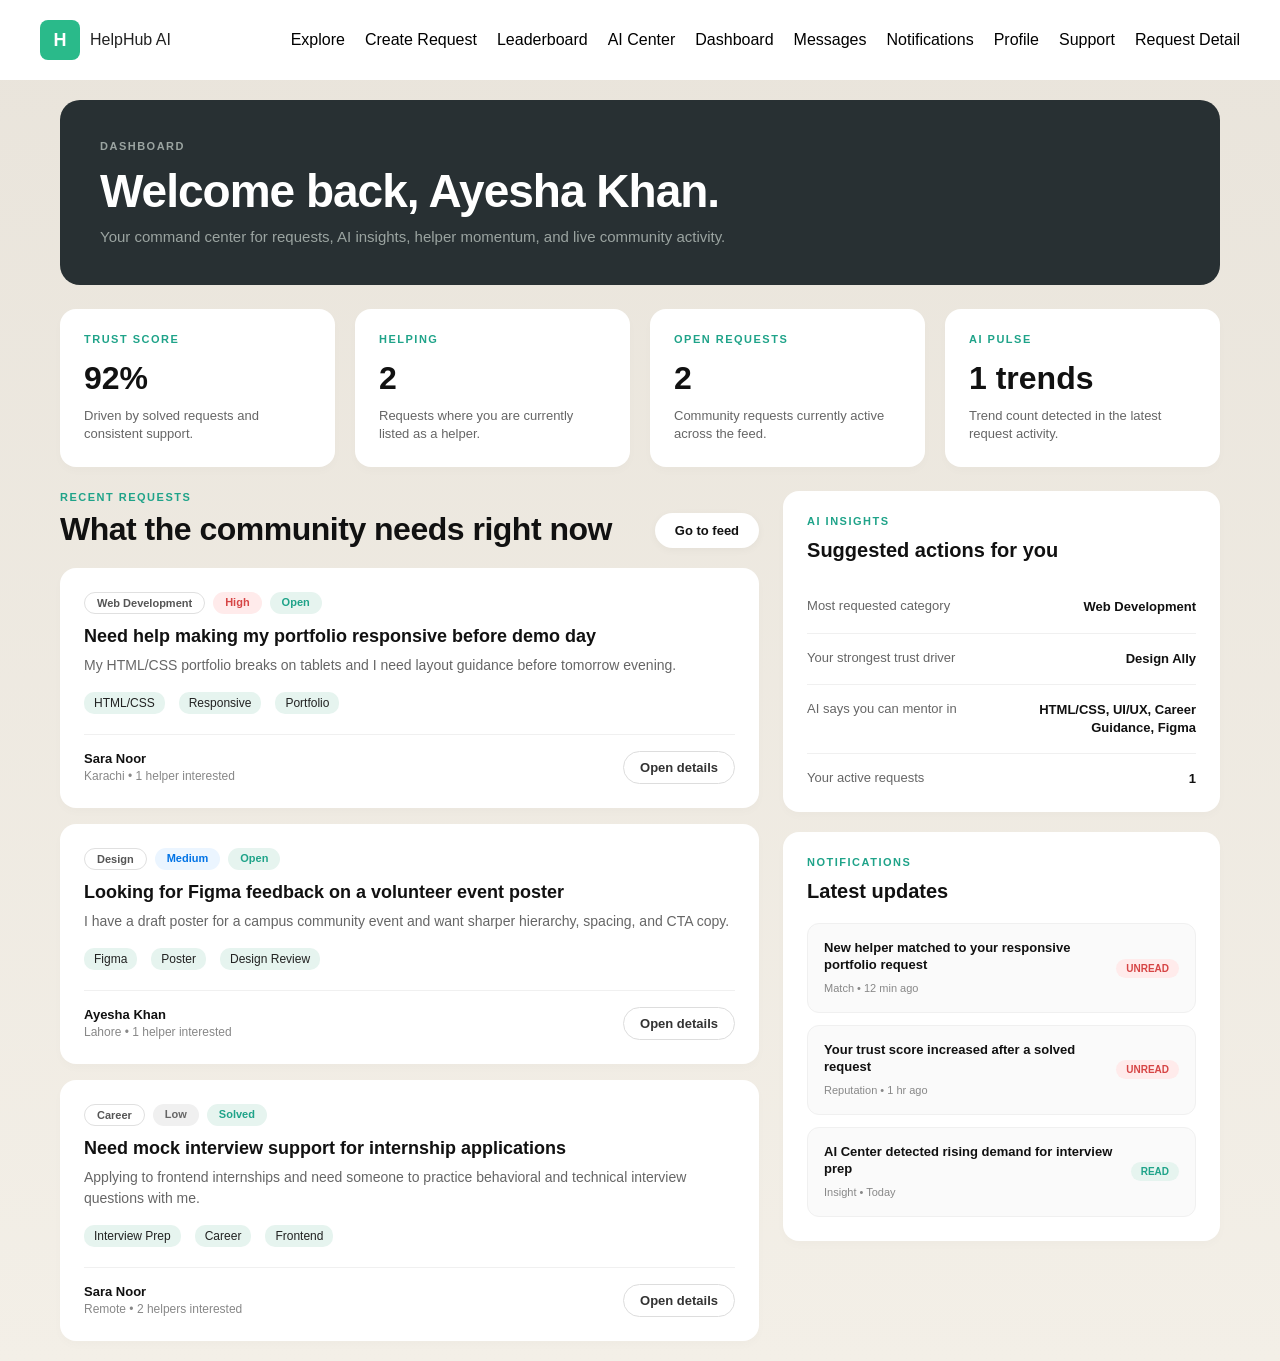
<file: index.html>
<!DOCTYPE html>
<html lang="en">

<head>
    <meta charset="UTF-8">
    <meta name="viewport" content="width=device-width, initial-scale=1.0">
    <title>Dashboard - HelpHub AI</title>
    <link rel="stylesheet" href="style4.css">
    <style>
    .navbar {
      display: flex;
      justify-content: space-between;
      align-items: center;
      padding: 20px 40px;
      background-color: #FFFFFF;
      position: relative;
    }

    .logo {
      display: flex;
      align-items: center;
      gap: 10px;
    }

    .logo-box {
      width: 40px;
      height: 40px;
      background-color: #2aba8a;
      color: white;
      display: flex;
      justify-content: center;
      align-items: center;
      font-weight: bold;
      font-size: 18px;
      border-radius: 8px;
    }

    .nav-links {
      display: flex;
      align-items: center;
    }

    .nav-links a {
      text-decoration: none;
      margin-left: 20px;
      font-size: 16px;
      color: black;
    }

    .nav-links a:hover {
      color: #2aba8a;
    }

    /* HAMBURGER */
    .hamburger {
      display: none;
      flex-direction: column;
      cursor: pointer;
      gap: 5px;
    }

    .hamburger div {
      width: 25px;
      height: 3px;
      background-color: black;
      border-radius: 2px;
    }

    /* ================= MOBILE & TABLET ================= */
    @media (max-width: 1024px) {

      .hamburger {
        display: flex;
      }

      .nav-links {
        position: absolute;
        top: 100%;
        right: 0;
        background-color: #FFFFFF;
        flex-direction: column;
        width: 100%;
        text-align: center;
        display: none;
        padding: 20px 0;
        box-shadow: 0 5px 10px rgba(0, 0, 0, 0.1);
      }

      .nav-links.active {
        display: flex;
      }

      .nav-links a {
        margin: 10px 0;
        font-size: 18px;
      }
    }

    /* ================= LARGE SCREENS ================= */
    @media (min-width: 1440px) {
      /* No changes (as requested) */
    }
    </style>
</head>

<body>

    <div class="navbar">

        <div class="logo">
            <div class="logo-box">H</div>
            <span>HelpHub AI</span>
        </div>

        <div class="hamburger" onclick="toggleMenu()">
            <div></div>
            <div></div>
            <div></div>
        </div>

        <div class="nav-links" id="navLinks">
            <a href="Explore.html">Explore</a>
            <a href="CreateRequest.html">Create Request</a>
            <a href="Leaderboard.html">Leaderboard</a>
            <a href="AICenter.html">AI Center</a>
            <a href="index.html">Dashboard</a>
            <a href="Messages.html">Messages</a>
            <a href="Notifications.html">Notifications</a>
            <a href="Profile.html">Profile</a>
            <a href="support.html">Support</a>
            <a href="Requestdetail.html">Request Detail</a>
        </div>

    </div>

    <script>
        function toggleMenu() {
            document.getElementById("navLinks").classList.toggle("active");
        }
    </script>


    <div class="dashboard-wrapper">

        <div class="dashboard-hero">
            <small>DASHBOARD</small>
            <h1>Welcome back, Ayesha Khan.</h1>
            <p>Your command center for requests, AI insights, helper momentum, and live community activity.</p>
        </div>

        <div class="dashboard-stats">
            <div class="stat-box">
                <span class="stat-label">TRUST SCORE</span>
                <h3>92%</h3>
                <p>Driven by solved requests and consistent support.</p>
            </div>
            <div class="stat-box">
                <span class="stat-label">HELPING</span>
                <h3>2</h3>
                <p>Requests where you are currently listed as a helper.</p>
            </div>
            <div class="stat-box">
                <span class="stat-label">OPEN REQUESTS</span>
                <h3>2</h3>
                <p>Community requests currently active across the feed.</p>
            </div>
            <div class="stat-box">
                <span class="stat-label">AI PULSE</span>
                <h3>1 trends</h3>
                <p>Trend count detected in the latest request activity.</p>
            </div>
        </div>

        <div class="dashboard-content">

            <div class="recent-requests">
                <div class="section-header">
                    <div>
                        <small>RECENT REQUESTS</small>
                        <h2>What the community needs right now</h2>
                    </div>
                    <button class="btn-round">Go to feed</button>
                </div>

                <div class="dash-request-list">

                    <div class="dash-req-card">
                        <div class="top-badges">
                            <span class="badge-pill outline">Web Development</span>
                            <span class="badge-pill light-red">High</span>
                            <span class="badge-pill light-green">Open</span>
                        </div>
                        <h4>Need help making my portfolio responsive before demo day</h4>
                        <p>My HTML/CSS portfolio breaks on tablets and I need layout guidance before tomorrow evening.
                        </p>
                        <div class="tags">
                            <span class="tag">HTML/CSS</span>
                            <span class="tag">Responsive</span>
                            <span class="tag">Portfolio</span>
                        </div>
                        <div class="card-footer">
                            <div class="user-info">
                                <strong>Sara Noor</strong>
                                <span>Karachi • 1 helper interested</span>
                            </div>
                            <button class="btn-outline-small">Open details</button>
                        </div>
                    </div>

                    <div class="dash-req-card">
                        <div class="top-badges">
                            <span class="badge-pill outline">Design</span>
                            <span class="badge-pill light-blue">Medium</span>
                            <span class="badge-pill light-green">Open</span>
                        </div>
                        <h4>Looking for Figma feedback on a volunteer event poster</h4>
                        <p>I have a draft poster for a campus community event and want sharper hierarchy, spacing, and
                            CTA copy.</p>
                        <div class="tags">
                            <span class="tag">Figma</span>
                            <span class="tag">Poster</span>
                            <span class="tag">Design Review</span>
                        </div>
                        <div class="card-footer">
                            <div class="user-info">
                                <strong>Ayesha Khan</strong>
                                <span>Lahore • 1 helper interested</span>
                            </div>
                            <button class="btn-outline-small">Open details</button>
                        </div>
                    </div>

                    <div class="dash-req-card">
                        <div class="top-badges">
                            <span class="badge-pill outline">Career</span>
                            <span class="badge-pill light-gray">Low</span>
                            <span class="badge-pill light-green">Solved</span>
                        </div>
                        <h4>Need mock interview support for internship applications</h4>
                        <p>Applying to frontend internships and need someone to practice behavioral and technical
                            interview questions with me.</p>
                        <div class="tags">
                            <span class="tag">Interview Prep</span>
                            <span class="tag">Career</span>
                            <span class="tag">Frontend</span>
                        </div>
                        <div class="card-footer">
                            <div class="user-info">
                                <strong>Sara Noor</strong>
                                <span>Remote • 2 helpers interested</span>
                            </div>
                            <button class="btn-outline-small">Open details</button>
                        </div>
                    </div>

                </div>
            </div>

            <div class="dashboard-sidebar">

                <div class="side-card">
                    <small class="side-label">AI INSIGHTS</small>
                    <h3>Suggested actions for you</h3>
                    <div class="insight-list">
                        <div class="insight-item">
                            <span class="key">Most requested category</span>
                            <span class="value">Web Development</span>
                        </div>
                        <div class="insight-item">
                            <span class="key">Your strongest trust driver</span>
                            <span class="value">Design Ally</span>
                        </div>
                        <div class="insight-item">
                            <span class="key">AI says you can mentor in</span>
                            <span class="value">HTML/CSS, UI/UX, Career Guidance, Figma</span>
                        </div>
                        <div class="insight-item">
                            <span class="key">Your active requests</span>
                            <span class="value">1</span>
                        </div>
                    </div>
                </div>

                <div class="side-card">
                    <small class="side-label">NOTIFICATIONS</small>
                    <h3>Latest updates</h3>
                    <div class="notification-list">

                        <div class="notification-item">
                            <div class="notif-text">
                                <strong>New helper matched to your responsive portfolio request</strong>
                                <span>Match • 12 min ago</span>
                            </div>
                            <span class="notif-badge unread">Unread</span>
                        </div>

                        <div class="notification-item">
                            <div class="notif-text">
                                <strong>Your trust score increased after a solved request</strong>
                                <span>Reputation • 1 hr ago</span>
                            </div>
                            <span class="notif-badge unread">Unread</span>
                        </div>

                        <div class="notification-item">
                            <div class="notif-text">
                                <strong>AI Center detected rising demand for interview prep</strong>
                                <span>Insight • Today</span>
                            </div>
                            <span class="notif-badge read">Read</span>
                        </div>

                    </div>
                </div>

            </div>

        </div>
    </div>

</body>

</html>
</file>
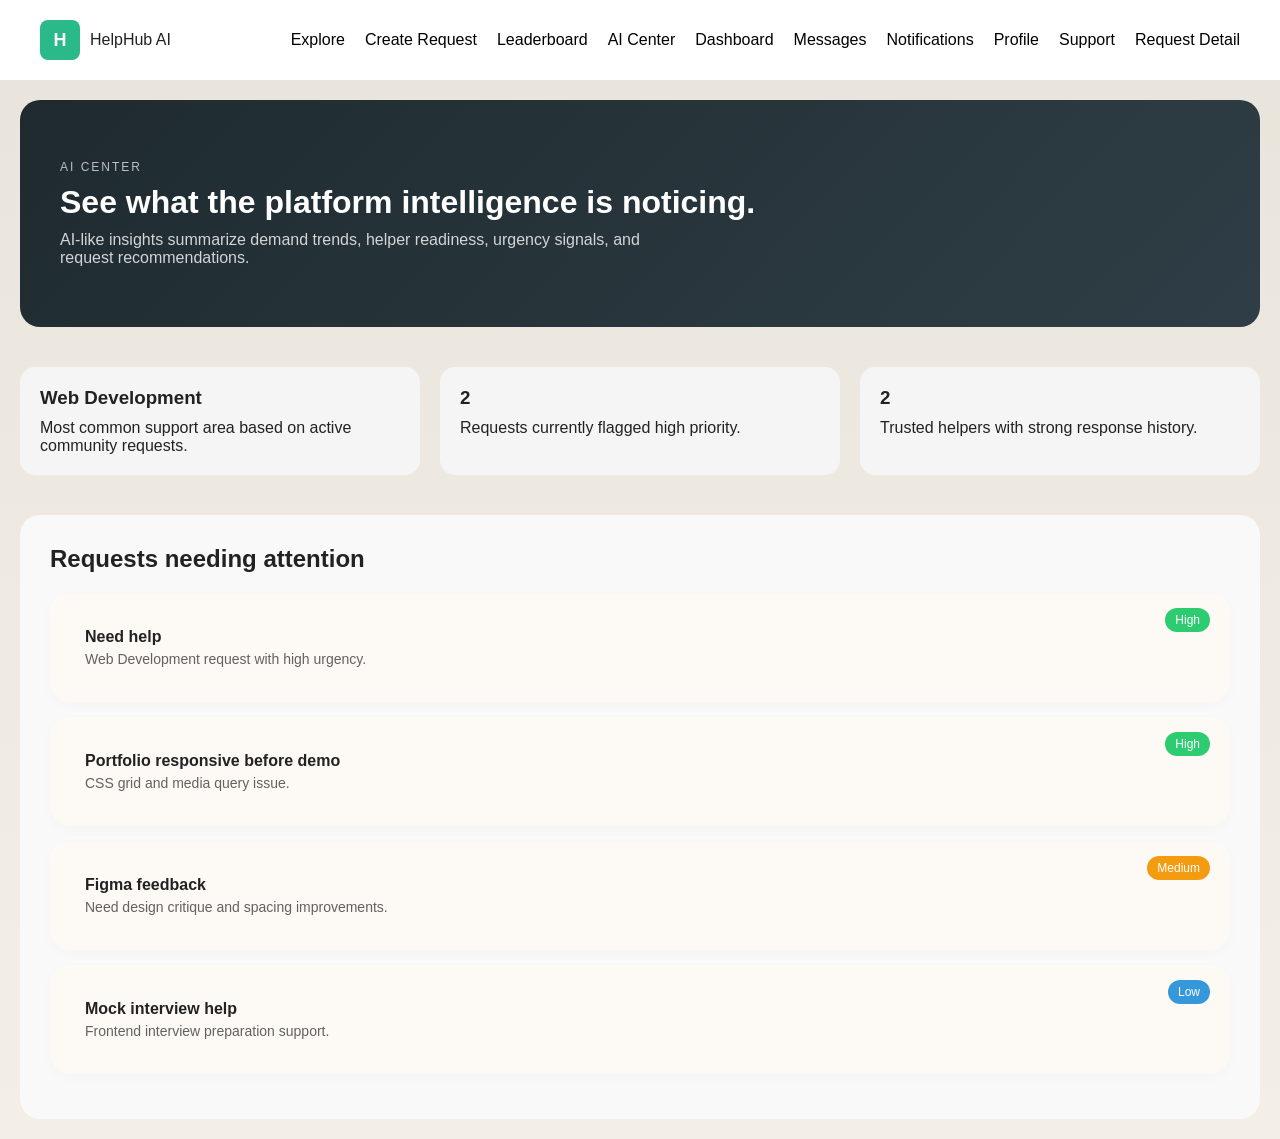
<file: AICenter.html>
<!doctype html>
<html lang="en">

<head>
    <meta charset="UTF-8" />
    <meta name="viewport" content="width=device-width, initial-scale=1.0" />
    <title>AI Center</title>
    <link rel="stylesheet" href="style4.css" />
    <style>
    .navbar {
      display: flex;
      justify-content: space-between;
      align-items: center;
      padding: 20px 40px;
      background-color: #FFFFFF;
      position: relative;
    }

    .logo {
      display: flex;
      align-items: center;
      gap: 10px;
    }

    .logo-box {
      width: 40px;
      height: 40px;
      background-color: #2aba8a;
      color: white;
      display: flex;
      justify-content: center;
      align-items: center;
      font-weight: bold;
      font-size: 18px;
      border-radius: 8px;
    }

    .nav-links {
      display: flex;
      align-items: center;
    }

    .nav-links a {
      text-decoration: none;
      margin-left: 20px;
      font-size: 16px;
      color: black;
    }

    .nav-links a:hover {
      color: #2aba8a;
    }

    /* HAMBURGER */
    .hamburger {
      display: none;
      flex-direction: column;
      cursor: pointer;
      gap: 5px;
    }

    .hamburger div {
      width: 25px;
      height: 3px;
      background-color: black;
      border-radius: 2px;
    }

    /* ================= MOBILE & TABLET ================= */
    @media (max-width: 1024px) {

      .hamburger {
        display: flex;
      }

      .nav-links {
        position: absolute;
        top: 100%;
        right: 0;
        background-color: #FFFFFF;
        flex-direction: column;
        width: 100%;
        text-align: center;
        display: none;
        padding: 20px 0;
        box-shadow: 0 5px 10px rgba(0, 0, 0, 0.1);
      }

      .nav-links.active {
        display: flex;
      }

      .nav-links a {
        margin: 10px 0;
        font-size: 18px;
      }
    }

    </style>
</head>

<body>
    <div class="navbar">

        <div class="logo">
            <div class="logo-box">H</div>
            <span>HelpHub AI</span>
        </div>

        <div class="hamburger" onclick="toggleMenu()">
            <div></div>
            <div></div>
            <div></div>
        </div>

        <div class="nav-links" id="navLinks">
            <a href="Explore.html">Explore</a>
            <a href="CreateRequest.html">Create Request</a>
            <a href="Leaderboard.html">Leaderboard</a>
            <a href="AICenter.html">AI Center</a>
            <a href="index.html">Dashboard</a>
            <a href="Messages.html">Messages</a>
            <a href="Notifications.html">Notifications</a>
            <a href="Profile.html">Profile</a>
            <a href="support.html">Support</a>
            <a href="Requestdetail.html">Request Detail</a>
        </div>

    </div>

    <script>
        function toggleMenu() {
            document.getElementById("navLinks").classList.toggle("active");
        }
    </script>



    <section class="ai-hero">
        <div class="ai-hero-content">
            <p class="ai-tag">AI CENTER</p>
            <h1>See what the platform intelligence is noticing.</h1>
            <p class="ai-sub">
                AI-like insights summarize demand trends, helper readiness, urgency
                signals, and request recommendations.
            </p>
        </div>
    </section>

    <section class="ai-stats">
        <div class="card">
            <h3>Web Development</h3>
            <p>Most common support area based on active community requests.</p>
        </div>

        <div class="card">
            <h3>2</h3>
            <p>Requests currently flagged high priority.</p>
        </div>

        <div class="card">
            <h3>2</h3>
            <p>Trusted helpers with strong response history.</p>
        </div>
    </section>

    <section class="ai-requests">
        <h2>Requests needing attention</h2>

        <div class="request-card">
            <h4>Need help</h4>
            <p>Web Development request with high urgency.</p>
            <span class="badge">High</span>
        </div>

        <div class="request-card">
            <h4>Portfolio responsive before demo</h4>
            <p>CSS grid and media query issue.</p>
            <span class="badge">High</span>
        </div>

        <div class="request-card">
            <h4>Figma feedback</h4>
            <p>Need design critique and spacing improvements.</p>
            <span class="badge medium">Medium</span>
        </div>

        <div class="request-card">
            <h4>Mock interview help</h4>
            <p>Frontend interview preparation support.</p>
            <span class="badge low">Low</span>
        </div>
    </section>
</body>

</html>
</file>
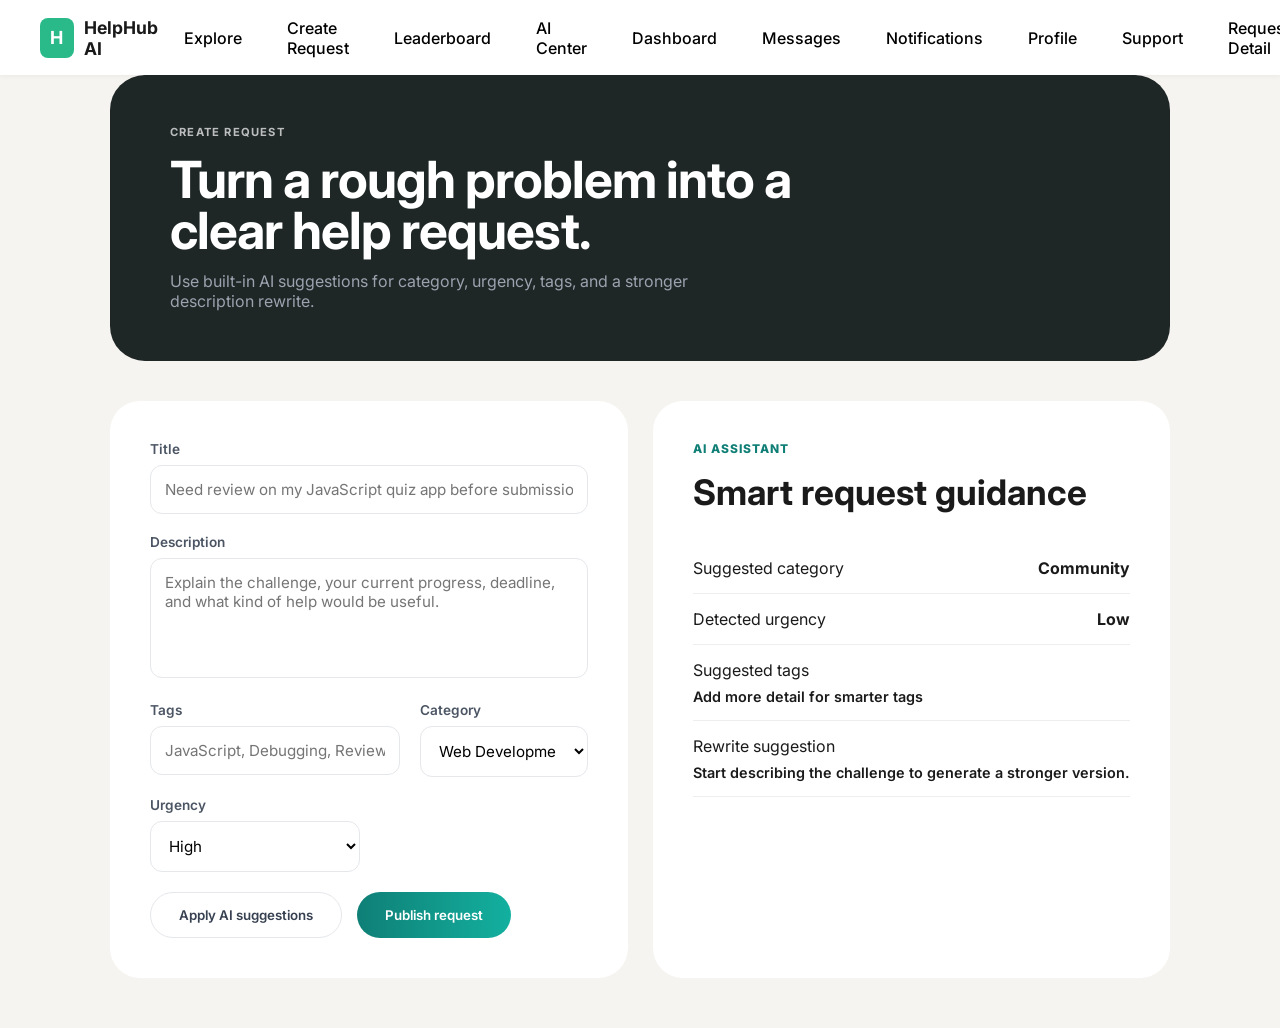
<file: CreateRequest.html>
<!DOCTYPE html>
<html lang="en">
<head>
    <meta charset="UTF-8">
    <meta name="viewport" content="width=device-width, initial-scale=1.0">
    <title>Helphub AI - Create Request</title>
    <link rel="stylesheet" href="style.css">
    <link href="https://fonts.googleapis.com/css2?family=Inter:wght@400;500;600;700&display=swap" rel="stylesheet">
    <style>
    .navbar {
      display: flex;
      justify-content: space-between;
      align-items: center;
      padding: 20px 40px;
      background-color: #FFFFFF;
      position: relative;
    }

    .logo {
      display: flex;
      align-items: center;
      gap: 10px;
    }

    .logo-box {
      width: 40px;
      height: 40px;
      background-color: #2aba8a;
      color: white;
      display: flex;
      justify-content: center;
      align-items: center;
      font-weight: bold;
      font-size: 18px;
      border-radius: 8px;
    }

    .nav-links {
      display: flex;
      align-items: center;
    }

    .nav-links a {
      text-decoration: none;
      margin-left: 20px;
      font-size: 16px;
      color: black;
    }

    .nav-links a:hover {
      color: #2aba8a;
    }

    /* HAMBURGER */
    .hamburger {
      display: none;
      flex-direction: column;
      cursor: pointer;
      gap: 5px;
    }

    .hamburger div {
      width: 25px;
      height: 3px;
      background-color: black;
      border-radius: 2px;
    }

    /* ================= MOBILE & TABLET ================= */
    @media (max-width: 1024px) {

      .hamburger {
        display: flex;
      }

      .nav-links {
        position: absolute;
        top: 100%;
        right: 0;
        background-color: #FFFFFF;
        flex-direction: column;
        width: 100%;
        text-align: center;
        display: none;
        padding: 20px 0;
        box-shadow: 0 5px 10px rgba(0, 0, 0, 0.1);
      }

      .nav-links.active {
        display: flex;
      }

      .nav-links a {
        margin: 10px 0;
        font-size: 18px;
      }
    }

    /* ================= LARGE SCREENS ================= */
    @media (min-width: 1440px) {
      /* No changes (as requested) */
    }
    </style>
</head>
<body>

    <div class="navbar">

        <div class="logo">
            <div class="logo-box">H</div>
            <span>HelpHub AI</span>
        </div>

        <div class="hamburger" onclick="toggleMenu()">
            <div></div>
            <div></div>
            <div></div>
        </div>

        <div class="nav-links" id="navLinks">
            <a href="Explore.html">Explore</a>
            <a href="CreateRequest.html">Create Request</a>
            <a href="Leaderboard.html">Leaderboard</a>
            <a href="AICenter.html">AI Center</a>
            <a href="index.html">Dashboard</a>
            <a href="Messages.html">Messages</a>
            <a href="Notifications.html">Notifications</a>
            <a href="Profile.html">Profile</a>
            <a href="support.html">Support</a>
            <a href="Requestdetail.html">Request Detail</a>
        </div>

    </div>

    <script>
        function toggleMenu() {
            document.getElementById("navLinks").classList.toggle("active");
        }
    </script>



    <main class="main-wrapper">
        
        <section class="banner-card">
            <p class="tagline">CREATE REQUEST</p>
            <h1>Turn a rough problem into a clear help request.</h1>
            <p class="banner-sub">Use built-in AI suggestions for category, urgency, tags, and a stronger description rewrite.</p>
        </section>

        <div class="content-grid">
            
            <section class="card form-card">
                <div class="input-group">
                    <label>Title</label>
                    <input type="text" placeholder="Need review on my JavaScript quiz app before submission">
                </div>

                <div class="input-group">
                    <label>Description</label>
                    <textarea placeholder="Explain the challenge, your current progress, deadline, and what kind of help would be useful."></textarea>
                </div>

                <div class="form-row">
                    <div class="input-group">
                        <label>Tags</label>
                        <input type="text" placeholder="JavaScript, Debugging, Review">
                    </div>
                    <div class="input-group">
                        <label>Category</label>
                        <select>
                            <option>Web Development</option>
                        </select>
                    </div>
                </div>

                <div class="input-group" style="width: 48%;">
                    <label>Urgency</label>
                    <select>
                        <option>High</option>
                    </select>
                </div>

                <div class="button-row">
                    <button class="btn-outline">Apply AI suggestions</button>
                    <button class="btn-filled">Publish request</button>
                </div>
            </section>

            <section class="card ai-card">
                <p class="tagline-small teal-text">AI ASSISTANT</p>
                <h2 class="ai-title">Smart request guidance</h2>
                
                <div class="ai-stats">
                    <div class="stat-row">
                        <span>Suggested category</span>
                        <span class="stat-val">Community</span>
                    </div>
                    <div class="stat-row">
                        <span>Detected urgency</span>
                        <span class="stat-val">Low</span>
                    </div>
                    <div class="stat-row vertical">
                        <span>Suggested tags</span>
                        <p>Add more detail for smarter tags</p>
                    </div>
                    <div class="stat-row vertical">
                        <span>Rewrite suggestion</span>
                        <p>Start describing the challenge to generate a stronger version.</p>
                    </div>
                </div>
            </section>

        </div>
    </main>

</body>
</html>
</file>
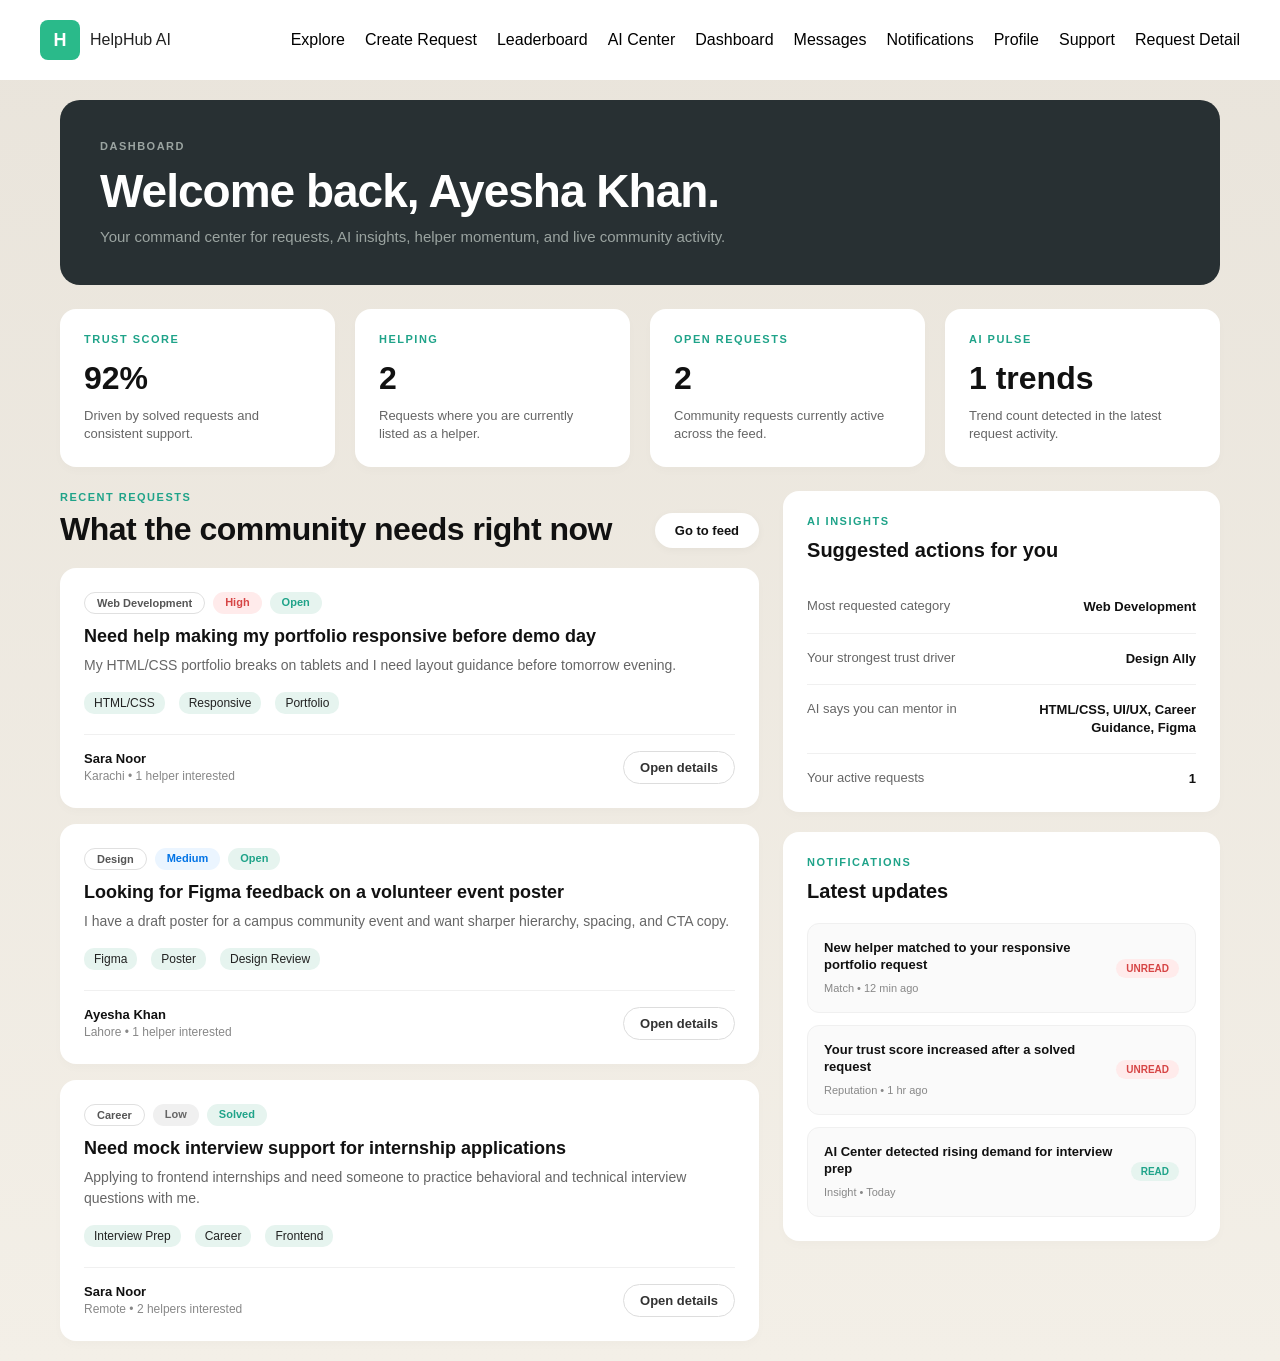
<file: Dashboard.html>
<!DOCTYPE html>
<html lang="en">

<head>
    <meta charset="UTF-8">
    <meta name="viewport" content="width=device-width, initial-scale=1.0">
    <title>Dashboard - HelpHub AI</title>
    <link rel="stylesheet" href="style4.css">
    <style>
    .navbar {
      display: flex;
      justify-content: space-between;
      align-items: center;
      padding: 20px 40px;
      background-color: #FFFFFF;
      position: relative;
    }

    .logo {
      display: flex;
      align-items: center;
      gap: 10px;
    }

    .logo-box {
      width: 40px;
      height: 40px;
      background-color: #2aba8a;
      color: white;
      display: flex;
      justify-content: center;
      align-items: center;
      font-weight: bold;
      font-size: 18px;
      border-radius: 8px;
    }

    .nav-links {
      display: flex;
      align-items: center;
    }

    .nav-links a {
      text-decoration: none;
      margin-left: 20px;
      font-size: 16px;
      color: black;
    }

    .nav-links a:hover {
      color: #2aba8a;
    }

    /* HAMBURGER */
    .hamburger {
      display: none;
      flex-direction: column;
      cursor: pointer;
      gap: 5px;
    }

    .hamburger div {
      width: 25px;
      height: 3px;
      background-color: black;
      border-radius: 2px;
    }

    /* ================= MOBILE & TABLET ================= */
    @media (max-width: 1024px) {

      .hamburger {
        display: flex;
      }

      .nav-links {
        position: absolute;
        top: 100%;
        right: 0;
        background-color: #FFFFFF;
        flex-direction: column;
        width: 100%;
        text-align: center;
        display: none;
        padding: 20px 0;
        box-shadow: 0 5px 10px rgba(0, 0, 0, 0.1);
      }

      .nav-links.active {
        display: flex;
      }

      .nav-links a {
        margin: 10px 0;
        font-size: 18px;
      }
    }

    /* ================= LARGE SCREENS ================= */
    @media (min-width: 1440px) {
      /* No changes (as requested) */
    }
    </style>
</head>

<body>

    <div class="navbar">

        <div class="logo">
            <div class="logo-box">H</div>
            <span>HelpHub AI</span>
        </div>

        <div class="hamburger" onclick="toggleMenu()">
            <div></div>
            <div></div>
            <div></div>
        </div>

        <div class="nav-links" id="navLinks">
            <a href="Explore.html">Explore</a>
            <a href="CreateRequest.html">Create Request</a>
            <a href="Leaderboard.html">Leaderboard</a>
            <a href="AICenter.html">AI Center</a>
            <a href="Dashboard.html">Dashboard</a>
            <a href="Messages.html">Messages</a>
            <a href="Notifications.html">Notifications</a>
            <a href="Profile.html">Profile</a>
            <a href="support.html">Support</a>
            <a href="Requestdetail.html">Request Detail</a>
        </div>

    </div>

    <script>
        function toggleMenu() {
            document.getElementById("navLinks").classList.toggle("active");
        }
    </script>


    <div class="dashboard-wrapper">

        <div class="dashboard-hero">
            <small>DASHBOARD</small>
            <h1>Welcome back, Ayesha Khan.</h1>
            <p>Your command center for requests, AI insights, helper momentum, and live community activity.</p>
        </div>

        <div class="dashboard-stats">
            <div class="stat-box">
                <span class="stat-label">TRUST SCORE</span>
                <h3>92%</h3>
                <p>Driven by solved requests and consistent support.</p>
            </div>
            <div class="stat-box">
                <span class="stat-label">HELPING</span>
                <h3>2</h3>
                <p>Requests where you are currently listed as a helper.</p>
            </div>
            <div class="stat-box">
                <span class="stat-label">OPEN REQUESTS</span>
                <h3>2</h3>
                <p>Community requests currently active across the feed.</p>
            </div>
            <div class="stat-box">
                <span class="stat-label">AI PULSE</span>
                <h3>1 trends</h3>
                <p>Trend count detected in the latest request activity.</p>
            </div>
        </div>

        <div class="dashboard-content">

            <div class="recent-requests">
                <div class="section-header">
                    <div>
                        <small>RECENT REQUESTS</small>
                        <h2>What the community needs right now</h2>
                    </div>
                    <button class="btn-round">Go to feed</button>
                </div>

                <div class="dash-request-list">

                    <div class="dash-req-card">
                        <div class="top-badges">
                            <span class="badge-pill outline">Web Development</span>
                            <span class="badge-pill light-red">High</span>
                            <span class="badge-pill light-green">Open</span>
                        </div>
                        <h4>Need help making my portfolio responsive before demo day</h4>
                        <p>My HTML/CSS portfolio breaks on tablets and I need layout guidance before tomorrow evening.
                        </p>
                        <div class="tags">
                            <span class="tag">HTML/CSS</span>
                            <span class="tag">Responsive</span>
                            <span class="tag">Portfolio</span>
                        </div>
                        <div class="card-footer">
                            <div class="user-info">
                                <strong>Sara Noor</strong>
                                <span>Karachi • 1 helper interested</span>
                            </div>
                            <button class="btn-outline-small">Open details</button>
                        </div>
                    </div>

                    <div class="dash-req-card">
                        <div class="top-badges">
                            <span class="badge-pill outline">Design</span>
                            <span class="badge-pill light-blue">Medium</span>
                            <span class="badge-pill light-green">Open</span>
                        </div>
                        <h4>Looking for Figma feedback on a volunteer event poster</h4>
                        <p>I have a draft poster for a campus community event and want sharper hierarchy, spacing, and
                            CTA copy.</p>
                        <div class="tags">
                            <span class="tag">Figma</span>
                            <span class="tag">Poster</span>
                            <span class="tag">Design Review</span>
                        </div>
                        <div class="card-footer">
                            <div class="user-info">
                                <strong>Ayesha Khan</strong>
                                <span>Lahore • 1 helper interested</span>
                            </div>
                            <button class="btn-outline-small">Open details</button>
                        </div>
                    </div>

                    <div class="dash-req-card">
                        <div class="top-badges">
                            <span class="badge-pill outline">Career</span>
                            <span class="badge-pill light-gray">Low</span>
                            <span class="badge-pill light-green">Solved</span>
                        </div>
                        <h4>Need mock interview support for internship applications</h4>
                        <p>Applying to frontend internships and need someone to practice behavioral and technical
                            interview questions with me.</p>
                        <div class="tags">
                            <span class="tag">Interview Prep</span>
                            <span class="tag">Career</span>
                            <span class="tag">Frontend</span>
                        </div>
                        <div class="card-footer">
                            <div class="user-info">
                                <strong>Sara Noor</strong>
                                <span>Remote • 2 helpers interested</span>
                            </div>
                            <button class="btn-outline-small">Open details</button>
                        </div>
                    </div>

                </div>
            </div>

            <div class="dashboard-sidebar">

                <div class="side-card">
                    <small class="side-label">AI INSIGHTS</small>
                    <h3>Suggested actions for you</h3>
                    <div class="insight-list">
                        <div class="insight-item">
                            <span class="key">Most requested category</span>
                            <span class="value">Web Development</span>
                        </div>
                        <div class="insight-item">
                            <span class="key">Your strongest trust driver</span>
                            <span class="value">Design Ally</span>
                        </div>
                        <div class="insight-item">
                            <span class="key">AI says you can mentor in</span>
                            <span class="value">HTML/CSS, UI/UX, Career Guidance, Figma</span>
                        </div>
                        <div class="insight-item">
                            <span class="key">Your active requests</span>
                            <span class="value">1</span>
                        </div>
                    </div>
                </div>

                <div class="side-card">
                    <small class="side-label">NOTIFICATIONS</small>
                    <h3>Latest updates</h3>
                    <div class="notification-list">

                        <div class="notification-item">
                            <div class="notif-text">
                                <strong>New helper matched to your responsive portfolio request</strong>
                                <span>Match • 12 min ago</span>
                            </div>
                            <span class="notif-badge unread">Unread</span>
                        </div>

                        <div class="notification-item">
                            <div class="notif-text">
                                <strong>Your trust score increased after a solved request</strong>
                                <span>Reputation • 1 hr ago</span>
                            </div>
                            <span class="notif-badge unread">Unread</span>
                        </div>

                        <div class="notification-item">
                            <div class="notif-text">
                                <strong>AI Center detected rising demand for interview prep</strong>
                                <span>Insight • Today</span>
                            </div>
                            <span class="notif-badge read">Read</span>
                        </div>

                    </div>
                </div>

            </div>

        </div>
    </div>

</body>

</html>
</file>
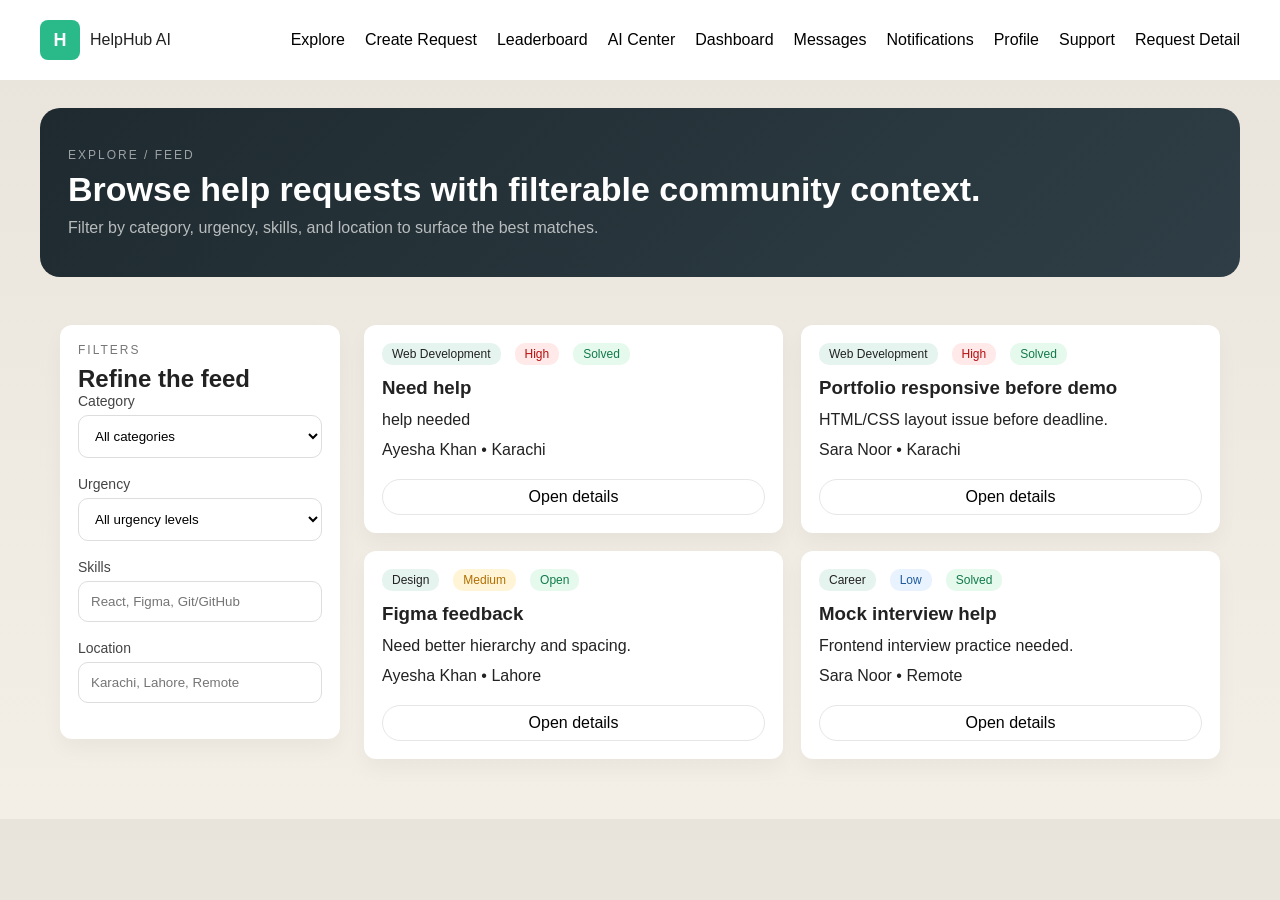
<file: Explore.html>
<!doctype html>
<html lang="en">

<head>
    <meta charset="UTF-8" />
    <meta name="viewport" content="width=device-width, initial-scale=1.0" />
    <title>Explore Feed</title>
    <link rel="stylesheet" href="style4.css" />
    <style>
    .navbar {
      display: flex;
      justify-content: space-between;
      align-items: center;
      padding: 20px 40px;
      background-color: #FFFFFF;
      position: relative;
    }

    .logo {
      display: flex;
      align-items: center;
      gap: 10px;
    }

    .logo-box {
      width: 40px;
      height: 40px;
      background-color: #2aba8a;
      color: white;
      display: flex;
      justify-content: center;
      align-items: center;
      font-weight: bold;
      font-size: 18px;
      border-radius: 8px;
    }

    .nav-links {
      display: flex;
      align-items: center;
    }

    .nav-links a {
      text-decoration: none;
      margin-left: 20px;
      font-size: 16px;
      color: black;
    }

    .nav-links a:hover {
      color: #2aba8a;
    }

    /* HAMBURGER */
    .hamburger {
      display: none;
      flex-direction: column;
      cursor: pointer;
      gap: 5px;
    }

    .hamburger div {
      width: 25px;
      height: 3px;
      background-color: black;
      border-radius: 2px;
    }

    /* ================= MOBILE & TABLET ================= */
    @media (max-width: 1024px) {

      .hamburger {
        display: flex;
      }

      .nav-links {
        position: absolute;
        top: 100%;
        right: 0;
        background-color: #FFFFFF;
        flex-direction: column;
        width: 100%;
        text-align: center;
        display: none;
        padding: 20px 0;
        box-shadow: 0 5px 10px rgba(0, 0, 0, 0.1);
      }

      .nav-links.active {
        display: flex;
      }

      .nav-links a {
        margin: 10px 0;
        font-size: 18px;
      }
    }

    /* ================= LARGE SCREENS ================= */
    @media (min-width: 1440px) {
      /* No changes (as requested) */
    }
    </style>
</head>

<body>
    <!-- NAVBAR -->
    <div class="navbar">

        <div class="logo">
            <div class="logo-box">H</div>
            <span>HelpHub AI</span>
        </div>

        <div class="hamburger" onclick="toggleMenu()">
            <div></div>
            <div></div>
            <div></div>
        </div>

        <div class="nav-links" id="navLinks">
            <a href="Explore.html">Explore</a>
            <a href="CreateRequest.html">Create Request</a>
            <a href="Leaderboard.html">Leaderboard</a>
            <a href="AICenter.html">AI Center</a>
            <a href="index.html">Dashboard</a>
            <a href="Messages.html">Messages</a>
            <a href="Notifications.html">Notifications</a>
            <a href="Profile.html">Profile</a>
            <a href="support.html">Support</a>
            <a href="Requestdetail.html">Request Detail</a>
        </div>

    </div>

    <script>
        function toggleMenu() {
            document.getElementById("navLinks").classList.toggle("active");
        }
    </script>


    <!-- HERO -->
    <section class="explore-hero">
        <p class="ai-tag">EXPLORE / FEED</p>
        <h1>Browse help requests with filterable community context.</h1>
        <p class="ai-sub">
            Filter by category, urgency, skills, and location to surface the best
            matches.
        </p>
    </section>

    <!-- MAIN -->
    <section class="explore-container">
        <!-- FILTERS -->
        <div class="filters">
            <p class="filter-tag">FILTERS</p>
            <h2>Refine the feed</h2>

            <label>Category</label>
            <select>
                <option>All categories</option>
            </select>

            <label>Urgency</label>
            <select>
                <option>All urgency levels</option>
            </select>

            <label>Skills</label>
            <input type="text" placeholder="React, Figma, Git/GitHub" />

            <label>Location</label>
            <input type="text" placeholder="Karachi, Lahore, Remote" />
        </div>

        <!-- FEED -->
        <div class="feed">
            <!-- CARD -->
            <div class="feed-card">
                <div class="tags">
                    <span class="tag">Web Development</span>
                    <span class="tag red">High</span>
                    <span class="tag green">Solved</span>
                </div>
                <h3>Need help</h3>
                <p>help needed</p>
                <div class="meta">Ayesha Khan • Karachi</div>
                <button>Open details</button>
            </div>

            <div class="feed-card">
                <div class="tags">
                    <span class="tag">Web Development</span>
                    <span class="tag red">High</span>
                    <span class="tag green">Solved</span>
                </div>
                <h3>Portfolio responsive before demo</h3>
                <p>HTML/CSS layout issue before deadline.</p>
                <div class="meta">Sara Noor • Karachi</div>
                <button>Open details</button>
            </div>

            <div class="feed-card">
                <div class="tags">
                    <span class="tag">Design</span>
                    <span class="tag yellow">Medium</span>
                    <span class="tag green">Open</span>
                </div>
                <h3>Figma feedback</h3>
                <p>Need better hierarchy and spacing.</p>
                <div class="meta">Ayesha Khan • Lahore</div>
                <button>Open details</button>
            </div>

            <div class="feed-card">
                <div class="tags">
                    <span class="tag">Career</span>
                    <span class="tag blue">Low</span>
                    <span class="tag green">Solved</span>
                </div>
                <h3>Mock interview help</h3>
                <p>Frontend interview practice needed.</p>
                <div class="meta">Sara Noor • Remote</div>
                <button>Open details</button>
            </div>
        </div>
    </section>
</body>

</html>
</file>
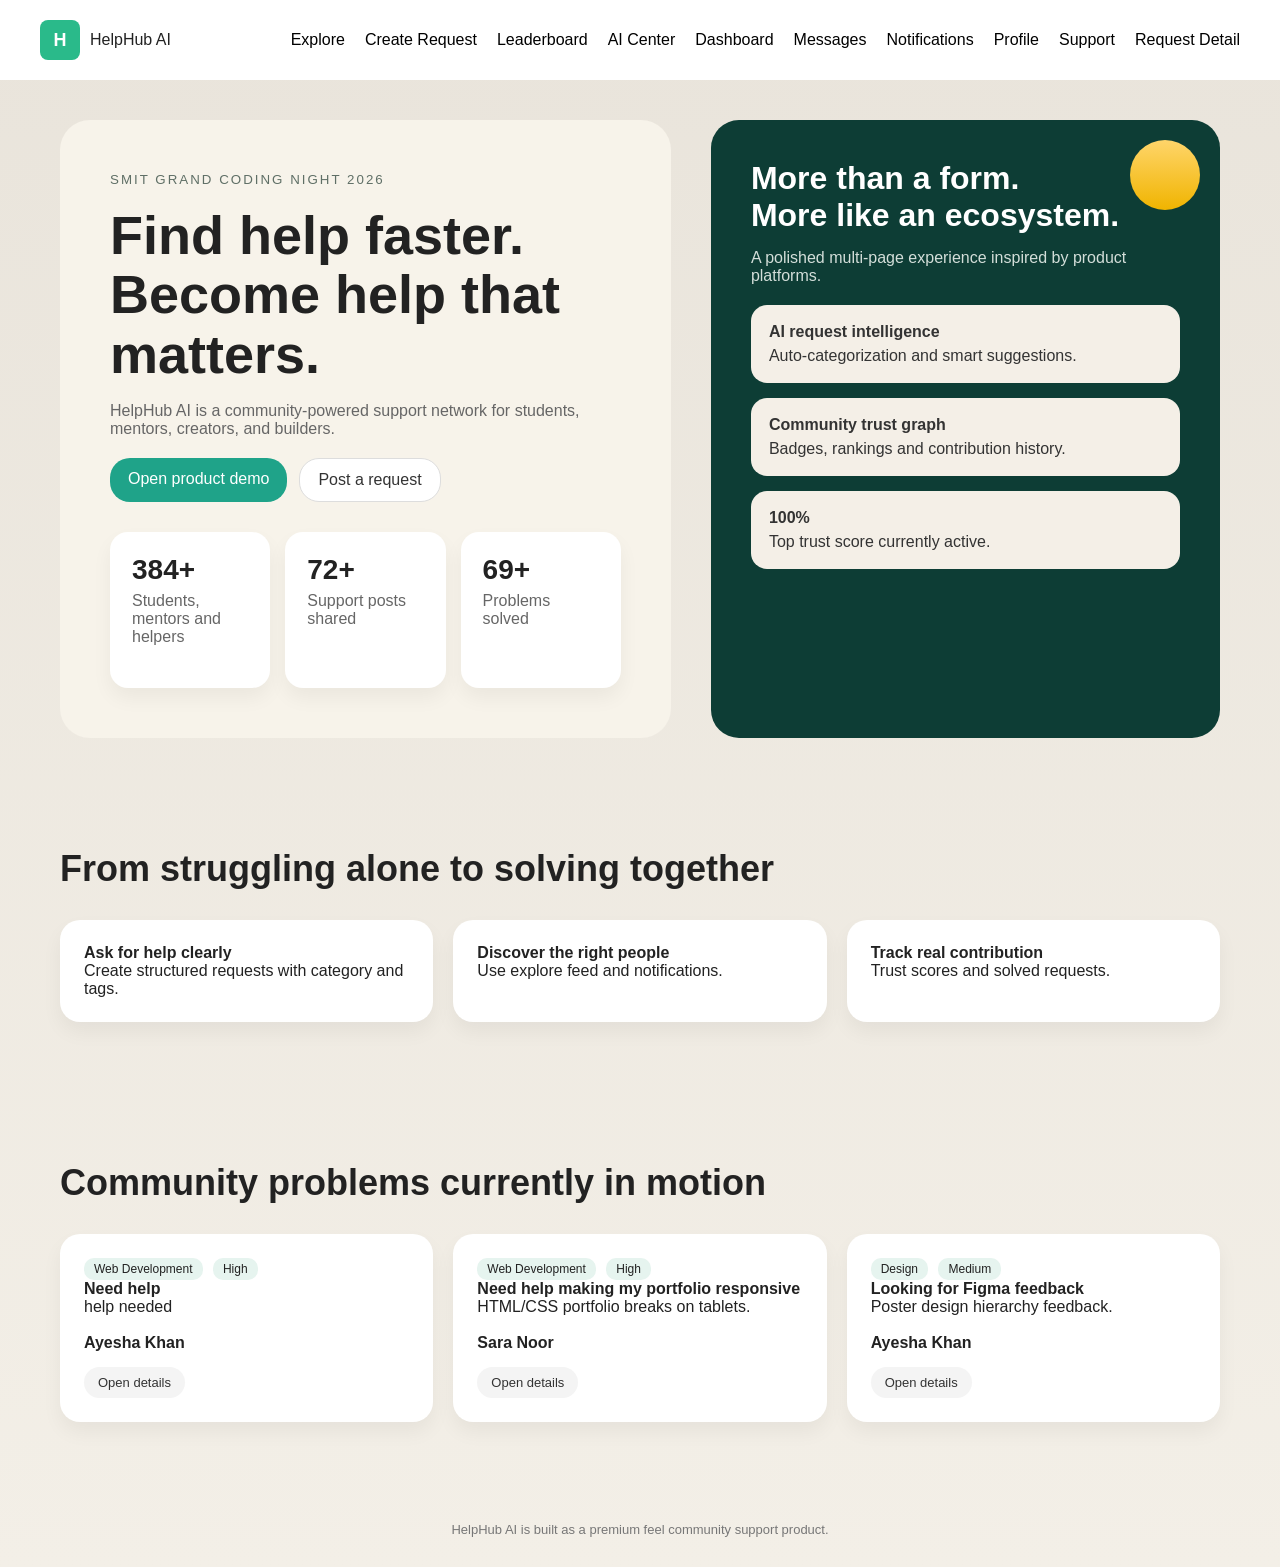
<file: help.html>
<!DOCTYPE html>
<html lang="en">

<head>
    <meta charset="UTF-8">
    <meta name="viewport" content="width=device-width, initial-scale=1.0">
    <link rel="stylesheet" href="style4.css">
    <title>HelpHub AI</title>
    <style>
            .navbar {
      display: flex;
      justify-content: space-between;
      align-items: center;
      padding: 20px 40px;
      background-color: #FFFFFF;
      position: relative;
    }

    .logo {
      display: flex;
      align-items: center;
      gap: 10px;
    }

    .logo-box {
      width: 40px;
      height: 40px;
      background-color: #2aba8a;
      color: white;
      display: flex;
      justify-content: center;
      align-items: center;
      font-weight: bold;
      font-size: 18px;
      border-radius: 8px;
    }

    .nav-links {
      display: flex;
      align-items: center;
    }

    .nav-links a {
      text-decoration: none;
      margin-left: 20px;
      font-size: 16px;
      color: black;
    }

    .nav-links a:hover {
      color: #2aba8a;
    }

    /* HAMBURGER */
    .hamburger {
      display: none;
      flex-direction: column;
      cursor: pointer;
      gap: 5px;
    }

    .hamburger div {
      width: 25px;
      height: 3px;
      background-color: black;
      border-radius: 2px;
    }

    /* ================= MOBILE & TABLET ================= */
    @media (max-width: 1024px) {

      .hamburger {
        display: flex;
      }

      .nav-links {
        position: absolute;
        top: 100%;
        right: 0;
        background-color: #FFFFFF;
        flex-direction: column;
        width: 100%;
        text-align: center;
        display: none;
        padding: 20px 0;
        box-shadow: 0 5px 10px rgba(0, 0, 0, 0.1);
      }

      .nav-links.active {
        display: flex;
      }

      .nav-links a {
        margin: 10px 0;
        font-size: 18px;
      }
    }

    /* ================= LARGE SCREENS ================= */
    @media (min-width: 1440px) {
      /* No changes (as requested) */
    }
    </style>
</head>

<body>

    <!-- NAVBAR -->

    <div class="navbar">

        <div class="logo">
            <div class="logo-box">H</div>
            <span>HelpHub AI</span>
        </div>

        <div class="hamburger" onclick="toggleMenu()">
            <div></div>
            <div></div>
            <div></div>
        </div>

        <div class="nav-links" id="navLinks">
            <a href="Explore.html">Explore</a>
            <a href="CreateRequest.html">Create Request</a>
            <a href="Leaderboard.html">Leaderboard</a>
            <a href="AICenter.html">AI Center</a>
            <a href="index.html">Dashboard</a>
            <a href="Messages.html">Messages</a>
            <a href="Notifications.html">Notifications</a>
            <a href="Profile.html">Profile</a>
            <a href="support.html">Support</a>
            <a href="Requestdetail.html">Request Detail</a>
        </div>

    </div>

    <script>
        function toggleMenu() {
            document.getElementById("navLinks").classList.toggle("active");
        }
    </script>

    <!-- HERO -->

    <div class="hero">

        <div class="hero-left">

            <small>SMIT GRAND CODING NIGHT 2026</small>

            <h1>Find help faster.<br>Become help that matters.</h1>

            <p>
                HelpHub AI is a community-powered support network for students,
                mentors, creators, and builders.
            </p>

            <div class="hero-buttons">
                <a class="primary-btn">Open product demo</a>
                <a class="secondary-btn">Post a request</a>
            </div>

            <div class="stats">

                <div class="stat-card">
                    <h3>384+</h3>
                    <p>Students, mentors and helpers</p>
                </div>

                <div class="stat-card">
                    <h3>72+</h3>
                    <p>Support posts shared</p>
                </div>

                <div class="stat-card">
                    <h3>69+</h3>
                    <p>Problems solved</p>
                </div>

            </div>

        </div>


        <div class="hero-right">

            <div class="circle"></div>

            <h2>More than a form.<br>More like an ecosystem.</h2>

            <p>
                A polished multi-page experience inspired by product platforms.
            </p>

            <div class="feature-box">
                <strong>AI request intelligence</strong>
                Auto-categorization and smart suggestions.
            </div>

            <div class="feature-box">
                <strong>Community trust graph</strong>
                Badges, rankings and contribution history.
            </div>

            <div class="feature-box">
                <strong>100%</strong>
                Top trust score currently active.
            </div>

        </div>

    </div>


    <!-- CORE FLOW -->

    <div class="section">

        <h2>From struggling alone to solving together</h2>

        <div class="flow">

            <div class="flow-card">
                <h4>Ask for help clearly</h4>
                <p>Create structured requests with category and tags.</p>
            </div>

            <div class="flow-card">
                <h4>Discover the right people</h4>
                <p>Use explore feed and notifications.</p>
            </div>

            <div class="flow-card">
                <h4>Track real contribution</h4>
                <p>Trust scores and solved requests.</p>
            </div>

        </div>

    </div>


    <!-- COMMUNITY -->

    <div class="section">

        <h2>Community problems currently in motion</h2>

        <div class="community">

            <div class="community-card">

                <span class="tag">Web Development</span>
                <span class="tag">High</span>

                <h4>Need help</h4>

                <p>help needed</p>

                <br>

                <strong>Ayesha Khan</strong>

                <br>

                <a class="open-btn">Open details</a>

            </div>


            <div class="community-card">

                <span class="tag">Web Development</span>
                <span class="tag">High</span>

                <h4>Need help making my portfolio responsive</h4>

                <p>HTML/CSS portfolio breaks on tablets.</p>

                <br>

                <strong>Sara Noor</strong>

                <br>

                <a class="open-btn">Open details</a>

            </div>


            <div class="community-card">

                <span class="tag">Design</span>
                <span class="tag">Medium</span>

                <h4>Looking for Figma feedback</h4>

                <p>Poster design hierarchy feedback.</p>

                <br>

                <strong>Ayesha Khan</strong>

                <br>

                <a class="open-btn">Open details</a>

            </div>

        </div>

    </div>


    <div class="footer">
        HelpHub AI is built as a premium feel community support product.
    </div>

</body>

</html>
</file>
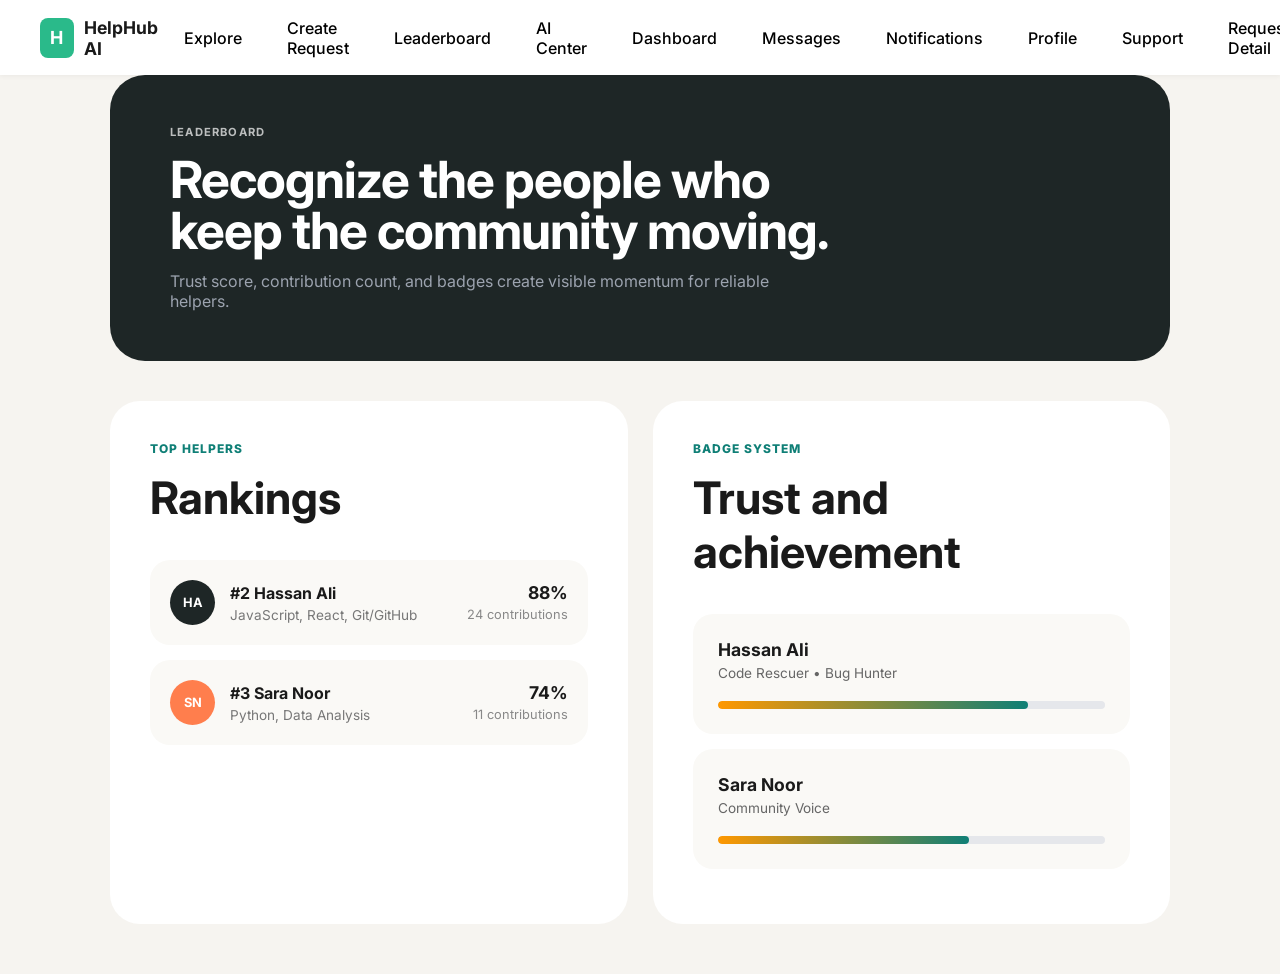
<file: Leaderboard.html>
<!DOCTYPE html>
<html lang="en">

<head>
    <meta charset="UTF-8">
    <meta name="viewport" content="width=device-width, initial-scale=1.0">
    <title>Helphub AI - Leaderboard</title>
    <link rel="stylesheet" href="style.css">
    <link href="https://fonts.googleapis.com/css2?family=Inter:wght@400;500;600;700&display=swap" rel="stylesheet">
    <style>
    .navbar {
      display: flex;
      justify-content: space-between;
      align-items: center;
      padding: 20px 40px;
      background-color: #FFFFFF;
      position: relative;
    }

    .logo {
      display: flex;
      align-items: center;
      gap: 10px;
    }

    .logo-box {
      width: 40px;
      height: 40px;
      background-color: #2aba8a;
      color: white;
      display: flex;
      justify-content: center;
      align-items: center;
      font-weight: bold;
      font-size: 18px;
      border-radius: 8px;
    }

    .nav-links {
      display: flex;
      align-items: center;
    }

    .nav-links a {
      text-decoration: none;
      margin-left: 20px;
      font-size: 16px;
      color: black;
    }

    .nav-links a:hover {
      color: #2aba8a;
    }

    /* HAMBURGER */
    .hamburger {
      display: none;
      flex-direction: column;
      cursor: pointer;
      gap: 5px;
    }

    .hamburger div {
      width: 25px;
      height: 3px;
      background-color: black;
      border-radius: 2px;
    }

    /* ================= MOBILE & TABLET ================= */
    @media (max-width: 1024px) {

      .hamburger {
        display: flex;
      }

      .nav-links {
        position: absolute;
        top: 100%;
        right: 0;
        background-color: #FFFFFF;
        flex-direction: column;
        width: 100%;
        text-align: center;
        display: none;
        padding: 20px 0;
        box-shadow: 0 5px 10px rgba(0, 0, 0, 0.1);
      }

      .nav-links.active {
        display: flex;
      }

      .nav-links a {
        margin: 10px 0;
        font-size: 18px;
      }
    }

    /* ================= LARGE SCREENS ================= */
    @media (min-width: 1440px) {
      /* No changes (as requested) */
    }
    </style>
</head>

<body>

    <div class="navbar">

        <div class="logo">
            <div class="logo-box">H</div>
            <span>HelpHub AI</span>
        </div>

        <div class="hamburger" onclick="toggleMenu()">
            <div></div>
            <div></div>
            <div></div>
        </div>

        <div class="nav-links" id="navLinks">
            <a href="Explore.html">Explore</a>
            <a href="CreateRequest.html">Create Request</a>
            <a href="Leaderboard.html">Leaderboard</a>
            <a href="AICenter.html">AI Center</a>
            <a href="index.html">Dashboard</a>
            <a href="Messages.html">Messages</a>
            <a href="Notifications.html">Notifications</a>
            <a href="Profile.html">Profile</a>
            <a href="support.html">Support</a>
            <a href="Requestdetail.html">Request Detail</a>
        </div>

    </div>

    <script>
        function toggleMenu() {
            document.getElementById("navLinks").classList.toggle("active");
        }
    </script>


    <main class="main-wrapper">

        <section class="banner-card">
            <p class="tagline">LEADERBOARD</p>
            <h1>Recognize the people who keep the community moving.</h1>
            <p class="banner-sub">Trust score, contribution count, and badges create visible momentum for reliable
                helpers.</p>
        </section>

        <div class="content-grid">

            <section class="card border-card">
                <p class="tagline-small teal-text">TOP HELPERS</p>
                <h2 class="section-title">Rankings</h2>

                <div class="ranking-list">
                    <div class="rank-item">
                        <div class="user-info">
                            <div class="avatar dark-avatar">HA</div>
                            <div class="user-details">
                                <h3>#2 Hassan Ali</h3>
                                <p>JavaScript, React, Git/GitHub</p>
                            </div>
                        </div>
                        <div class="user-stats">
                            <span class="percentage">88%</span>
                            <span class="sub-stat">24 contributions</span>
                        </div>
                    </div>

                    <div class="rank-item">
                        <div class="user-info">
                            <div class="avatar orange-avatar">SN</div>
                            <div class="user-details">
                                <h3>#3 Sara Noor</h3>
                                <p>Python, Data Analysis</p>
                            </div>
                        </div>
                        <div class="user-stats">
                            <span class="percentage">74%</span>
                            <span class="sub-stat">11 contributions</span>
                        </div>
                    </div>
                </div>
            </section>

            <section class="card border-card">
                <p class="tagline-small teal-text">BADGE SYSTEM</p>
                <h2 class="section-title">Trust and achievement</h2>

                <div class="badge-list">
                    <div class="trust-card">
                        <div class="trust-header">
                            <h3>Hassan Ali</h3>
                            <p>Code Rescuer • Bug Hunter</p>
                        </div>
                        <div class="progress-container">
                            <div class="progress-bar" style="width: 80%;"></div>
                        </div>
                    </div>

                    <div class="trust-card">
                        <div class="trust-header">
                            <h3>Sara Noor</h3>
                            <p>Community Voice</p>
                        </div>
                        <div class="progress-container">
                            <div class="progress-bar" style="width: 65%;"></div>
                        </div>
                    </div>
                </div>
            </section>

        </div>
    </main>

</body>

</html>
</file>
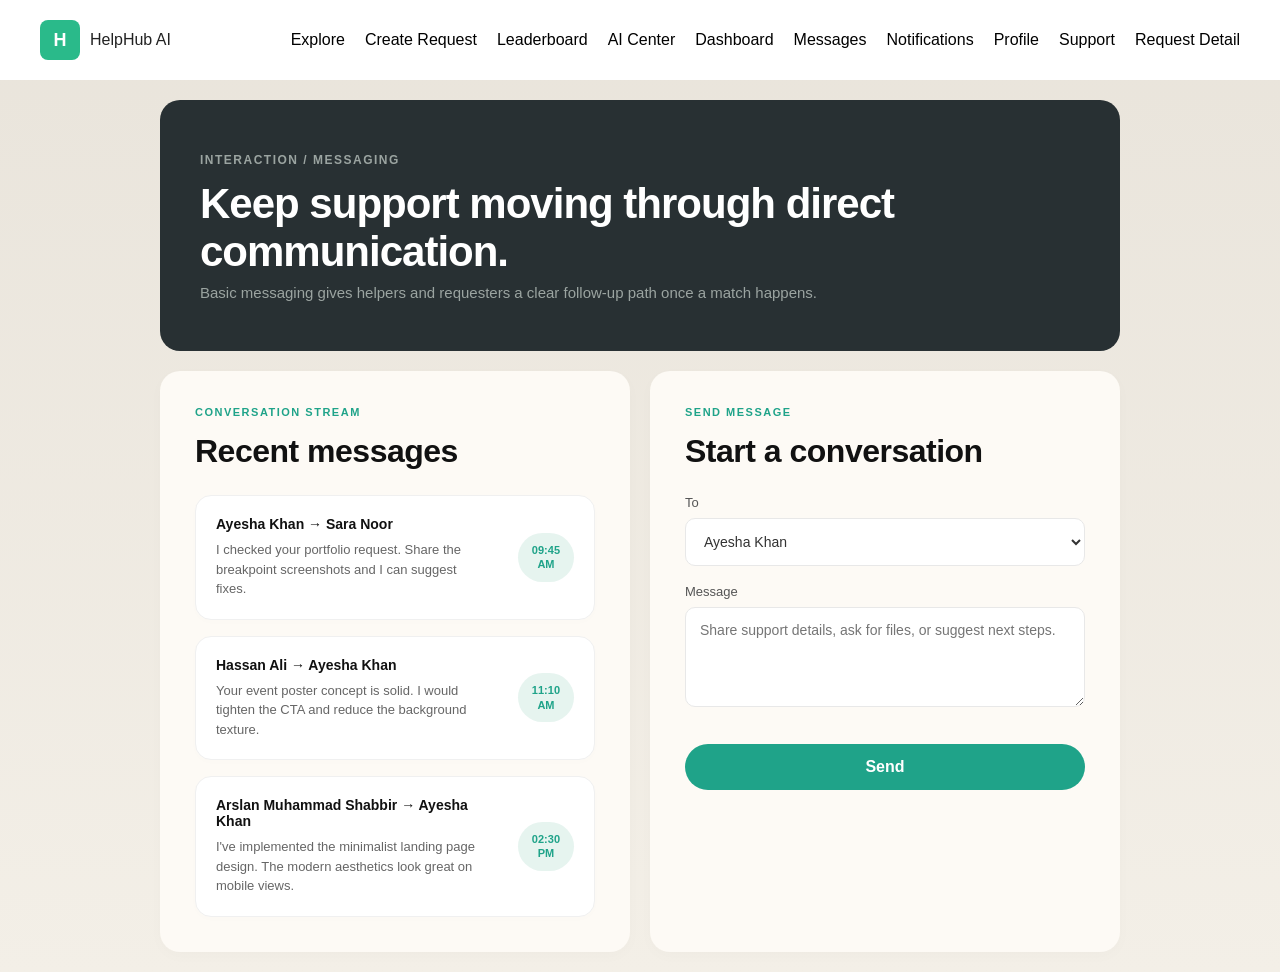
<file: Messages.html>
<!DOCTYPE html>
<html lang="en">

<head>
    <meta charset="UTF-8">
    <meta name="viewport" content="width=device-width, initial-scale=1.0">
    <title>Messages - HelpHub AI</title>
    <link rel="stylesheet" href="style4.css">
    <style>
    .navbar {
      display: flex;
      justify-content: space-between;
      align-items: center;
      padding: 20px 40px;
      background-color: #FFFFFF;
      position: relative;
    }

    .logo {
      display: flex;
      align-items: center;
      gap: 10px;
    }

    .logo-box {
      width: 40px;
      height: 40px;
      background-color: #2aba8a;
      color: white;
      display: flex;
      justify-content: center;
      align-items: center;
      font-weight: bold;
      font-size: 18px;
      border-radius: 8px;
    }

    .nav-links {
      display: flex;
      align-items: center;
    }

    .nav-links a {
      text-decoration: none;
      margin-left: 20px;
      font-size: 16px;
      color: black;
    }

    .nav-links a:hover {
      color: #2aba8a;
    }

    /* HAMBURGER */
    .hamburger {
      display: none;
      flex-direction: column;
      cursor: pointer;
      gap: 5px;
    }

    .hamburger div {
      width: 25px;
      height: 3px;
      background-color: black;
      border-radius: 2px;
    }

    /* ================= MOBILE & TABLET ================= */
    @media (max-width: 1024px) {

      .hamburger {
        display: flex;
      }

      .nav-links {
        position: absolute;
        top: 100%;
        right: 0;
        background-color: #FFFFFF;
        flex-direction: column;
        width: 100%;
        text-align: center;
        display: none;
        padding: 20px 0;
        box-shadow: 0 5px 10px rgba(0, 0, 0, 0.1);
      }

      .nav-links.active {
        display: flex;
      }

      .nav-links a {
        margin: 10px 0;
        font-size: 18px;
      }
    }

    /* ================= LARGE SCREENS ================= */
    @media (min-width: 1440px) {
      /* No changes (as requested) */
    }
    </style>
</head>

<body>  

    <div class="navbar">

        <div class="logo">
            <div class="logo-box">H</div>
            <span>HelpHub AI</span>
        </div>

        <div class="hamburger" onclick="toggleMenu()">
            <div></div>
            <div></div>
            <div></div>
        </div>

        <div class="nav-links" id="navLinks">
            <a href="Explore.html">Explore</a>
            <a href="CreateRequest.html">Create Request</a>
            <a href="Leaderboard.html">Leaderboard</a>
            <a href="AICenter.html">AI Center</a>
            <a href="index.html">Dashboard</a>
            <a href="Messages.html">Messages</a>
            <a href="Notifications.html">Notifications</a>
            <a href="Profile.html">Profile</a>
            <a href="support.html">Support</a>
            <a href="Requestdetail.html">Request Detail</a>
        </div>

    </div>

    <script>
        function toggleMenu() {
            document.getElementById("navLinks").classList.toggle("active");
        }
    </script>

    <div class="profile-wrapper">
        <div class="profile-header-card">
            <small>INTERACTION / MESSAGING</small>
            <h1>Keep support moving through direct communication.</h1>
            <p>Basic messaging gives helpers and requesters a clear follow-up path once a match happens.</p>
        </div>

        <div class="profile-content">

            <div class="profile-card">
                <span class="profile-card-label">CONVERSATION STREAM</span>
                <h2>Recent messages</h2>

                <div class="message-list">
                    <div class="message-item">
                        <div class="msg-content">
                            <strong>Ayesha Khan &rarr; Sara Noor</strong>
                            <p>I checked your portfolio request. Share the breakpoint screenshots and I can suggest
                                fixes.</p>
                        </div>
                        <div class="msg-time">09:45<br>AM</div>
                    </div>

                    <div class="message-item">
                        <div class="msg-content">
                            <strong>Hassan Ali &rarr; Ayesha Khan</strong>
                            <p>Your event poster concept is solid. I would tighten the CTA and reduce the background
                                texture.</p>
                        </div>
                        <div class="msg-time">11:10<br>AM</div>
                    </div>

                    <div class="message-item">
                        <div class="msg-content">
                            <strong>Arslan Muhammad Shabbir &rarr; Ayesha Khan</strong>
                            <p>I've implemented the minimalist landing page design. The modern aesthetics look great on
                                mobile views.</p>
                        </div>
                        <div class="msg-time">02:30<br>PM</div>
                    </div>
                </div>
            </div>

            <div class="profile-card">
                <span class="profile-card-label">SEND MESSAGE</span>
                <h2>Start a conversation</h2>

                <form action="#">
                    <div class="form-group">
                        <label>To</label>
                        <select class="custom-select">
                            <option>Ayesha Khan</option>
                            <option>Sara Noor</option>
                            <option>Muhammad Ayan</option>
                        </select>
                    </div>

                    <div class="form-group">
                        <label>Message</label>
                        <textarea class="custom-textarea" rows="4"
                            placeholder="Share support details, ask for files, or suggest next steps."></textarea>
                    </div>

                    <button type="submit" class="save-profile-btn">Send</button>
                </form>
            </div>

        </div>
    </div>

</body>

</html>
</file>
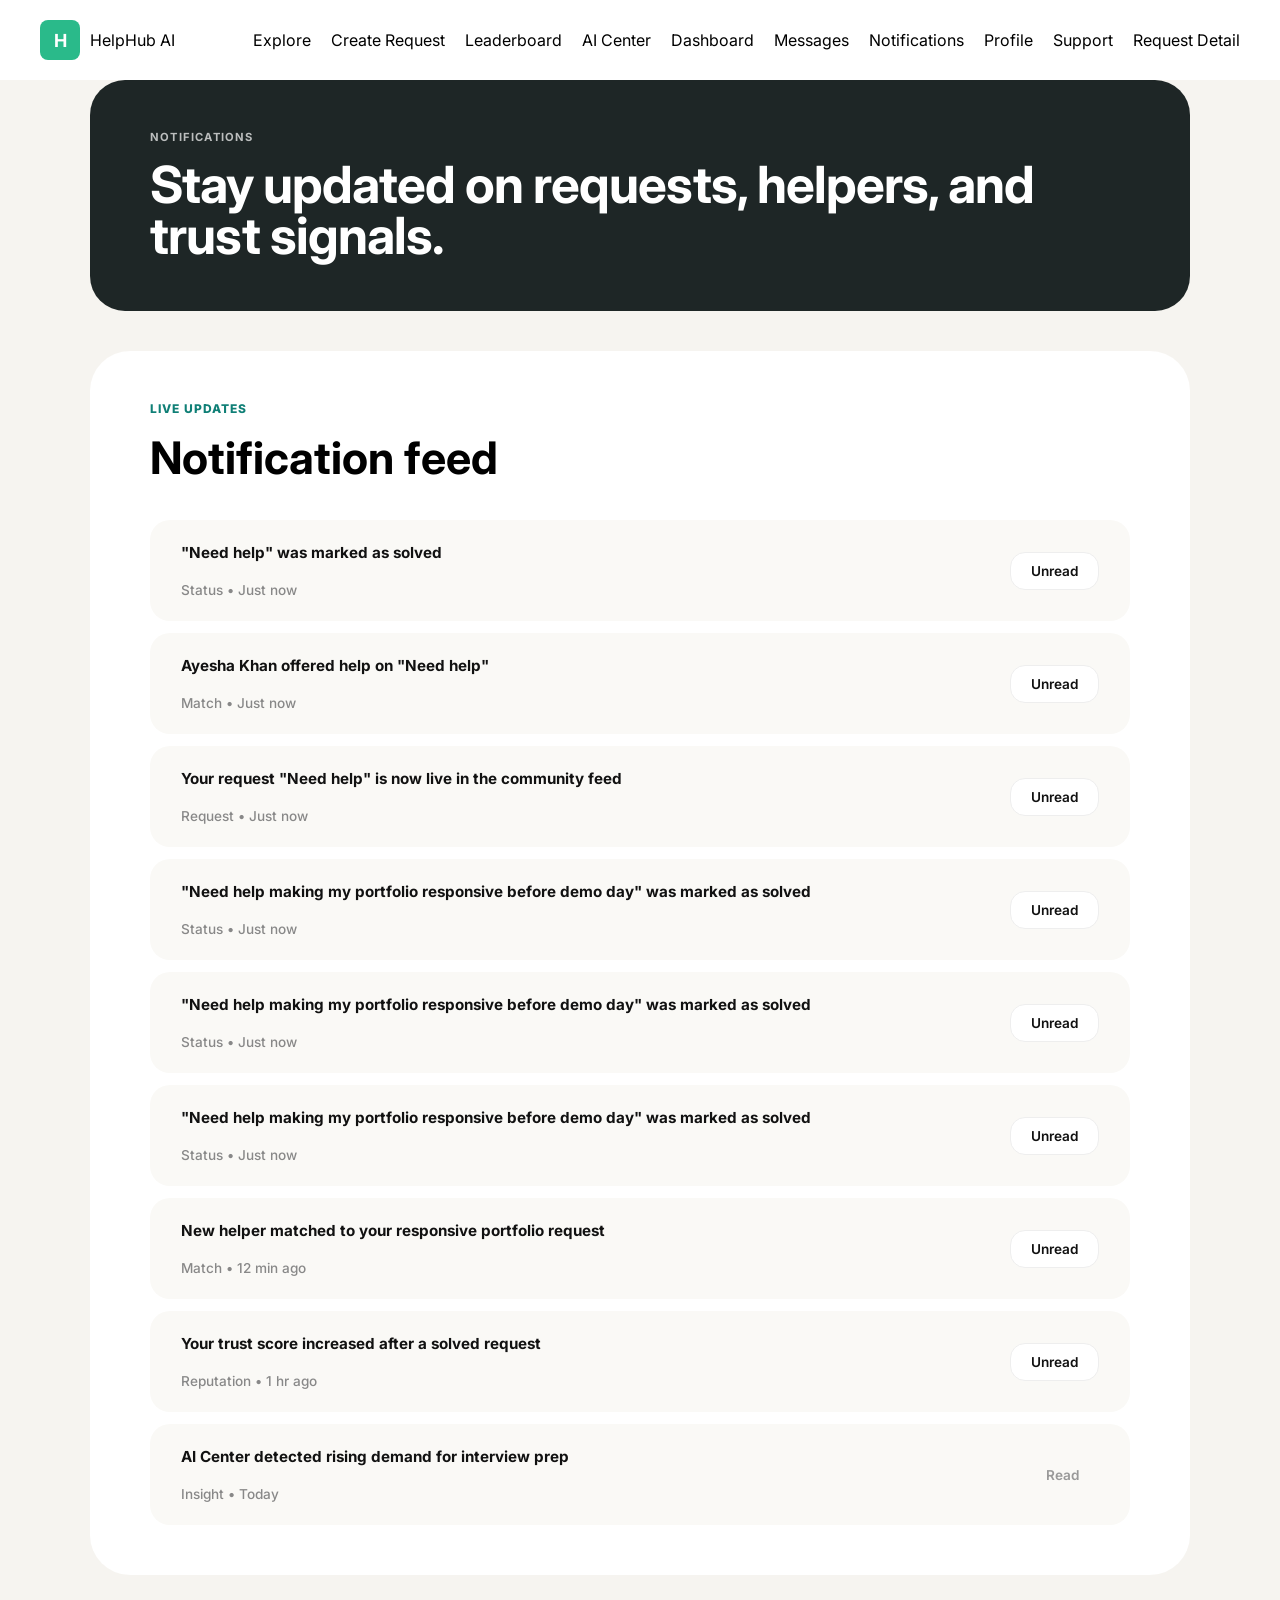
<file: Notifications.html>
<!DOCTYPE html>
<html lang="en">

<head>
    <meta charset="UTF-8">
    <meta name="viewport" content="width=device-width, initial-scale=1.0">
    <title>Helphub AI - Notifications</title>
    <link rel="stylesheet" href="style1.css">
    <link href="https://fonts.googleapis.com/css2?family=Inter:wght@400;500;600;700&display=swap" rel="stylesheet">
    <style>
    .navbar {
      display: flex;
      justify-content: space-between;
      align-items: center;
      padding: 20px 40px;
      background-color: #FFFFFF;
      position: relative;
    }

    .logo {
      display: flex;
      align-items: center;
      gap: 10px;
    }

    .logo-box {
      width: 40px;
      height: 40px;
      background-color: #2aba8a;
      color: white;
      display: flex;
      justify-content: center;
      align-items: center;
      font-weight: bold;
      font-size: 18px;
      border-radius: 8px;
    }

    .nav-links {
      display: flex;
      align-items: center;
    }

    .nav-links a {
      text-decoration: none;
      margin-left: 20px;
      font-size: 16px;
      color: black;
    }

    .nav-links a:hover {
      color: #2aba8a;
    }

    /* HAMBURGER */
    .hamburger {
      display: none;
      flex-direction: column;
      cursor: pointer;
      gap: 5px;
    }

    .hamburger div {
      width: 25px;
      height: 3px;
      background-color: black;
      border-radius: 2px;
    }

    /* ================= MOBILE & TABLET ================= */
    @media (max-width: 1024px) {

      .hamburger {
        display: flex;
      }

      .nav-links {
        position: absolute;
        top: 100%;
        right: 0;
        background-color: #FFFFFF;
        flex-direction: column;
        width: 100%;
        text-align: center;
        display: none;
        padding: 20px 0;
        box-shadow: 0 5px 10px rgba(0, 0, 0, 0.1);
      }

      .nav-links.active {
        display: flex;
      }

      .nav-links a {
        margin: 10px 0;
        font-size: 18px;
      }
    }

    /* ================= LARGE SCREENS ================= */
    @media (min-width: 1440px) {
      /* No changes (as requested) */
    }
    </style>
</head>

<body>

    <div class="navbar">

        <div class="logo">
            <div class="logo-box">H</div>
            <span>HelpHub AI</span>
        </div>

        <div class="hamburger" onclick="toggleMenu()">
            <div></div>
            <div></div>
            <div></div>
        </div>

        <div class="nav-links" id="navLinks">
            <a href="Explore.html">Explore</a>
            <a href="CreateRequest.html">Create Request</a>
            <a href="Leaderboard.html">Leaderboard</a>
            <a href="AICenter.html">AI Center</a>
            <a href="index.html">Dashboard</a>
            <a href="Messages.html">Messages</a>
            <a href="Notifications.html">Notifications</a>
            <a href="Profile.html">Profile</a>
            <a href="support.html">Support</a>
            <a href="Requestdetail.html">Request Detail</a>
        </div>

    </div>

    <script>
        function toggleMenu() {
            document.getElementById("navLinks").classList.toggle("active");
        }
    </script>

    <main class="main-wrapper">
        <section class="banner-card">
            <p class="tagline">NOTIFICATIONS</p>
            <h1>Stay updated on requests, helpers, and trust signals.</h1>
        </section>

        <section class="feed-container">
            <p class="tagline-small teal-text">LIVE UPDATES</p>
            <h2 class="section-title">Notification feed</h2>

            <div class="notification-list">
                <div class="notif-item">
                    <div class="notif-content">
                        <h3>"Need help" was marked as solved</h3>
                        <p>Status • Just now</p>
                    </div>
                    <span class="badge unread">Unread</span>
                </div>
                <div class="notif-item">
                    <div class="notif-content">
                        <h3>Ayesha Khan offered help on "Need help"</h3>
                        <p>Match • Just now</p>
                    </div>
                    <span class="badge unread">Unread</span>
                </div>
                <div class="notif-item">
                    <div class="notif-content">
                        <h3>Your request "Need help" is now live in the community feed</h3>
                        <p>Request • Just now</p>
                    </div>
                    <span class="badge unread">Unread</span>
                </div>
                <div class="notif-item">
                    <div class="notif-content">
                        <h3>"Need help making my portfolio responsive before demo day" was marked as solved</h3>
                        <p>Status • Just now</p>
                    </div>
                    <span class="badge unread">Unread</span>
                </div>
                <div class="notif-item">
                    <div class="notif-content">
                        <h3>"Need help making my portfolio responsive before demo day" was marked as solved</h3>
                        <p>Status • Just now</p>
                    </div>
                    <span class="badge unread">Unread</span>
                </div>
                <div class="notif-item">
                    <div class="notif-content">
                        <h3>"Need help making my portfolio responsive before demo day" was marked as solved</h3>
                        <p>Status • Just now</p>
                    </div>
                    <span class="badge unread">Unread</span>
                </div>
                <div class="notif-item">
                    <div class="notif-content">
                        <h3>New helper matched to your responsive portfolio request</h3>
                        <p>Match • 12 min ago</p>
                    </div>
                    <span class="badge unread">Unread</span>
                </div>
                <div class="notif-item">
                    <div class="notif-content">
                        <h3>Your trust score increased after a solved request</h3>
                        <p>Reputation • 1 hr ago</p>
                    </div>
                    <span class="badge unread">Unread</span>
                </div>
                <div class="notif-item">
                    <div class="notif-content">
                        <h3>AI Center detected rising demand for interview prep</h3>
                        <p>Insight • Today</p>
                    </div>
                    <span class="badge read">Read</span>
                </div>
            </div>
        </section>
    </main>

</body>

</html>
</file>
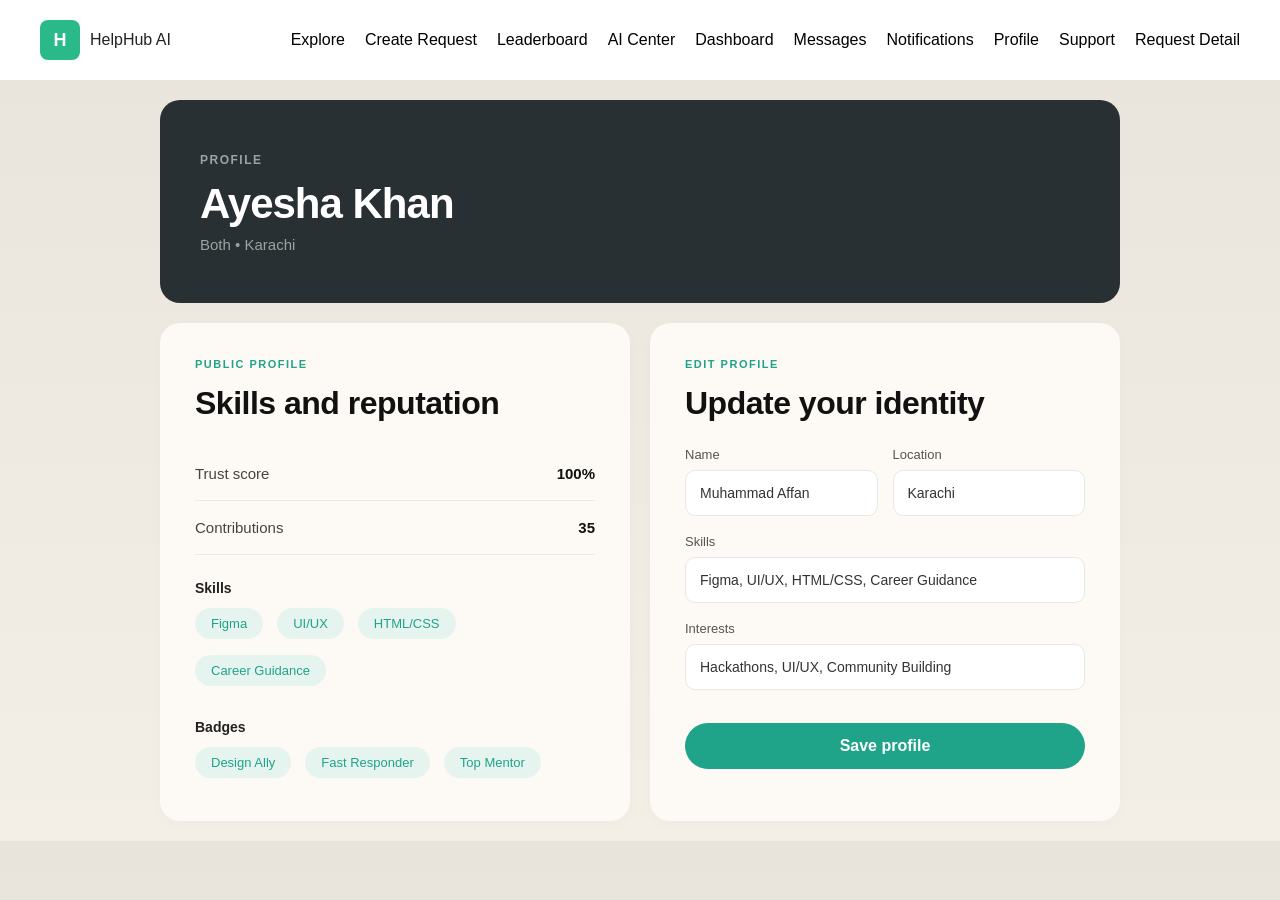
<file: Profile.html>
<!DOCTYPE html>
<html lang="en">

<head>
    <meta charset="UTF-8">
    <meta name="viewport" content="width=device-width, initial-scale=1.0">
    <title>Profile - HelpHub AI</title>
    <link rel="stylesheet" href="style4.css">
    <style>
    .navbar {
      display: flex;
      justify-content: space-between;
      align-items: center;
      padding: 20px 40px;
      background-color: #FFFFFF;
      position: relative;
    }

    .logo {
      display: flex;
      align-items: center;
      gap: 10px;
    }

    .logo-box {
      width: 40px;
      height: 40px;
      background-color: #2aba8a;
      color: white;
      display: flex;
      justify-content: center;
      align-items: center;
      font-weight: bold;
      font-size: 18px;
      border-radius: 8px;
    }

    .nav-links {
      display: flex;
      align-items: center;
    }

    .nav-links a {
      text-decoration: none;
      margin-left: 20px;
      font-size: 16px;
      color: black;
    }

    .nav-links a:hover {
      color: #2aba8a;
    }

    /* HAMBURGER */
    .hamburger {
      display: none;
      flex-direction: column;
      cursor: pointer;
      gap: 5px;
    }

    .hamburger div {
      width: 25px;
      height: 3px;
      background-color: black;
      border-radius: 2px;
    }

    /* ================= MOBILE & TABLET ================= */
    @media (max-width: 1024px) {

      .hamburger {
        display: flex;
      }

      .nav-links {
        position: absolute;
        top: 100%;
        right: 0;
        background-color: #FFFFFF;
        flex-direction: column;
        width: 100%;
        text-align: center;
        display: none;
        padding: 20px 0;
        box-shadow: 0 5px 10px rgba(0, 0, 0, 0.1);
      }

      .nav-links.active {
        display: flex;
      }

      .nav-links a {
        margin: 10px 0;
        font-size: 18px;
      }
    }

    /* ================= LARGE SCREENS ================= */
    @media (min-width: 1440px) {
      /* No changes (as requested) */
    }
    </style>
</head>

<body>

    <div class="navbar">

        <div class="logo">
            <div class="logo-box">H</div>
            <span>HelpHub AI</span>
        </div>

        <div class="hamburger" onclick="toggleMenu()">
            <div></div>
            <div></div>
            <div></div>
        </div>

        <div class="nav-links" id="navLinks">
            <a href="Explore.html">Explore</a>
            <a href="CreateRequest.html">Create Request</a>
            <a href="Leaderboard.html">Leaderboard</a>
            <a href="AICenter.html">AI Center</a>
            <a href="index.html">Dashboard</a>
            <a href="Messages.html">Messages</a>
            <a href="Notifications.html">Notifications</a>
            <a href="Profile.html">Profile</a>
            <a href="support.html">Support</a>
            <a href="Requestdetail.html">Request Detail</a>
        </div>

    </div>

    <script>
        function toggleMenu() {
            document.getElementById("navLinks").classList.toggle("active");
        }
    </script>

    <div class="profile-wrapper">
        <div class="profile-header-card">
            <small>PROFILE</small>
            <h1>Ayesha Khan</h1>
            <p>Both • Karachi</p>
        </div>

        <div class="profile-content">

            <div class="profile-card">
                <span class="profile-card-label">PUBLIC PROFILE</span>
                <h2>Skills and reputation</h2>

                <div class="profile-stat">
                    <span>Trust score</span>
                    <strong>100%</strong>
                </div>
                <div class="profile-stat">
                    <span>Contributions</span>
                    <strong>35</strong>
                </div>

                <div class="profile-tags-group">
                    <h4>Skills</h4>
                    <div class="tags">
                        <span class="profile-tag">Figma</span>
                        <span class="profile-tag">UI/UX</span>
                        <span class="profile-tag">HTML/CSS</span>
                        <span class="profile-tag">Career Guidance</span>
                    </div>
                </div>

                <div class="profile-tags-group">
                    <h4>Badges</h4>
                    <div class="tags">
                        <span class="profile-tag">Design Ally</span>
                        <span class="profile-tag">Fast Responder</span>
                        <span class="profile-tag">Top Mentor</span>
                    </div>
                </div>
            </div>

            <div class="profile-card">
                <span class="profile-card-label">EDIT PROFILE</span>
                <h2>Update your identity</h2>

                <form action="#">
                    <div class="profile-form-row">
                        <div class="form-group">
                            <label>Name</label>
                            <input type="text" value="Muhammad Affan">
                        </div>
                        <div class="form-group">
                            <label>Location</label>
                            <input type="text" value="Karachi">
                        </div>
                    </div>

                    <div class="form-group">
                        <label>Skills</label>
                        <input type="text" value="Figma, UI/UX, HTML/CSS, Career Guidance">
                    </div>

                    <div class="form-group">
                        <label>Interests</label>
                        <input type="text" value="Hackathons, UI/UX, Community Building">
                    </div>

                    <button type="submit" class="save-profile-btn">Save profile</button>
                </form>
            </div>

        </div>
    </div>

</body>

</html>
</file>
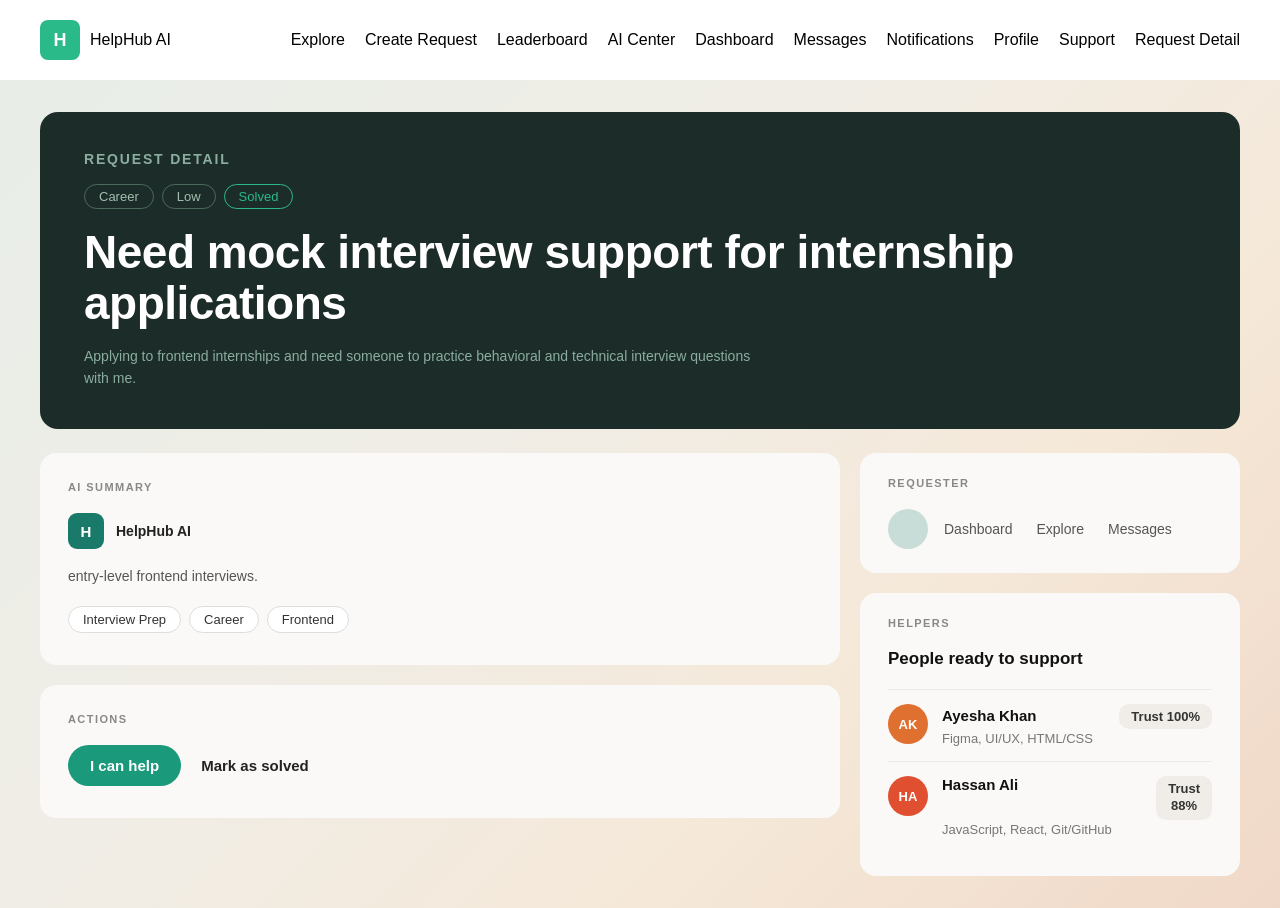
<file: Requestdetail.html>
<!DOCTYPE html>
<html lang="en">

<head>
  <meta charset="UTF-8">
  <meta name="viewport" content="width=device-width, initial-scale=1.0">
  <title></title>
  <style>
    * {
      margin: 0;
      padding: 0;
      box-sizing: border-box;
      font-family: Inter, Arial, sans-serif;

    }

    .navbar {
      display: flex;
      justify-content: space-between;
      align-items: center;
      padding: 20px 40px;
      background-color: #FFFFFF;
      position: relative;
    }

    .logo {
      display: flex;
      align-items: center;
      gap: 10px;
    }

    .logo-box {
      width: 40px;
      height: 40px;
      background-color: #2aba8a;
      color: white;
      display: flex;
      justify-content: center;
      align-items: center;
      font-weight: bold;
      font-size: 18px;
      border-radius: 8px;
    }

    .nav-links {
      display: flex;
      align-items: center;
    }

    .nav-links a {
      text-decoration: none;
      margin-left: 20px;
      font-size: 16px;
      color: black;
    }

    .nav-links a:hover {
      color: #2aba8a;
    }

    /* HAMBURGER */
    .hamburger {
      display: none;
      flex-direction: column;
      cursor: pointer;
      gap: 5px;
    }

    .hamburger div {
      width: 25px;
      height: 3px;
      background-color: black;
      border-radius: 2px;
    }

    /* ================= MOBILE & TABLET ================= */
    @media (max-width: 1024px) {

      .hamburger {
        display: flex;
      }

      .nav-links {
        position: absolute;
        top: 100%;
        right: 0;
        background-color: #FFFFFF;
        flex-direction: column;
        width: 100%;
        text-align: center;
        display: none;
        padding: 20px 0;
        box-shadow: 0 5px 10px rgba(0, 0, 0, 0.1);
      }

      .nav-links.active {
        display: flex;
      }

      .nav-links a {
        margin: 10px 0;
        font-size: 18px;
      }
    }

    /* ================= LARGE SCREENS ================= */
    @media (min-width: 1440px) {
      /* No changes (as requested) */
    }

    .page {
      font-family: -apple-system, BlinkMacSystemFont, 'Inter', 'Segoe UI', sans-serif;
      background: linear-gradient(135deg, #e8ede8 0%, #f0ede6 40%, #f5e8d8 70%, #f0d8c8 100%);
      min-height: 700px;
      padding: 32px 40px;
    }

    .hero {
      background: #1c2c28;
      border-radius: 18px;
      padding: 36px 44px 40px;
      margin-bottom: 24px;
    }

    .hero-label {
      font-size: 11px;
      font-weight: 700;
      letter-spacing: 0.13em;
      color: #7a9e8e;
      text-transform: uppercase;
      margin-bottom: 14px;
    }

    .tags {
      display: flex;
      gap: 8px;
      margin-bottom: 18px;
    }

    .tag {
      font-size: 13px;
      padding: 4px 14px;
      border-radius: 20px;
      border: 1px solid #4a6a5a;
      color: #a0bfb0;
      background: transparent;
    }

    .tag.solved {
      color: #2aba8a;
      border-color: #2aba8a;
      background: transparent;
    }

    .hero h1 {
      font-size: 46px;
      font-weight: 900;
      color: white;
      line-height: 1.1;
      margin-bottom: 16px;
      letter-spacing: -0.5px;
    }

    .hero p {
      font-size: 14px;
      color: #8aada0;
      line-height: 1.6;
      max-width: 680px;
    }

    .columns {
      display: grid;
      grid-template-columns: 1fr 380px;
      gap: 20px;
    }

    .left-col {
      display: flex;
      flex-direction: column;
      gap: 20px;
    }

    .card {
      background: #faf9f7;
      border-radius: 16px;
      padding: 28px 28px 32px;
    }

    .card-label {
      font-size: 11px;
      font-weight: 700;
      letter-spacing: 0.13em;
      color: #888;
      text-transform: uppercase;
      margin-bottom: 20px;
    }

    .ai-header {
      display: flex;
      align-items: center;
      gap: 12px;
      margin-bottom: 16px;
    }

    .ai-icon {
      width: 36px;
      height: 36px;
      background: #1a7a6a;
      border-radius: 9px;
      display: flex;
      align-items: center;
      justify-content: center;
      color: white;
      font-weight: 700;
      font-size: 15px;
      flex-shrink: 0;
    }

    .ai-name {
      font-size: 14px;
      font-weight: 600;
      color: #222;
    }

    .ai-text {
      font-size: 14px;
      color: #555;
      line-height: 1.6;
      margin-bottom: 18px;
    }

    .chip-list {
      display: flex;
      gap: 8px;
      flex-wrap: wrap;
    }

    .chip {
      font-size: 13px;
      color: #333;
      border: 1px solid #ddd;
      border-radius: 20px;
      padding: 5px 14px;
      background: white;
    }

    .actions-row {
      display: flex;
      align-items: center;
      gap: 20px;
    }

    .btn-primary {
      background: #1a9a7a;
      color: white;
      border: none;
      border-radius: 50px;
      padding: 12px 22px;
      font-size: 15px;
      font-weight: 600;
      cursor: pointer;
    }

    .btn-text {
      background: none;
      border: none;
      font-size: 15px;
      font-weight: 600;
      color: #222;
      cursor: pointer;
    }

    .right-col {
      display: flex;
      flex-direction: column;
      gap: 20px;
    }

    .requester-card {
      background: #faf9f7;
      border-radius: 16px;
      padding: 24px 28px;
    }

    .requester-inner {
      display: flex;
      align-items: center;
      gap: 16px;
      margin-top: 4px;
    }

    .avatar-blur {
      width: 40px;
      height: 40px;
      border-radius: 50%;
      background: #c8ddd8;
      flex-shrink: 0;
    }

    .requester-links {
      display: flex;
      gap: 24px;
    }

    .requester-links a {
      text-decoration: none;
      font-size: 14px;
      color: #555;
    }

    .helpers-card {
      background: #faf9f7;
      border-radius: 16px;
      padding: 24px 28px;
    }

    .helpers-title {
      font-size: 17px;
      font-weight: 700;
      color: #111;
      margin-bottom: 20px;
    }

    .helper-item {
      display: flex;
      align-items: flex-start;
      gap: 14px;
      padding: 14px 0;
      border-top: 1px solid #ede9e3;
    }

    .helper-item:first-child {
      border-top: none;
      padding-top: 0;
    }

    .avatar {
      width: 40px;
      height: 40px;
      border-radius: 50%;
      display: flex;
      align-items: center;
      justify-content: center;
      font-weight: 700;
      font-size: 13px;
      color: white;
      flex-shrink: 0;
    }

    .av-ak {
      background: #e07030;
    }

    .av-ha {
      background: #e05030;
    }

    .helper-info {
      flex: 1;
    }

    .helper-name {
      font-size: 15px;
      font-weight: 700;
      color: #111;
      margin-bottom: 3px;
    }

    .helper-skills {
      font-size: 13px;
      color: #777;
    }

    .trust-badge {
      background: #f0ede8;
      border-radius: 10px;
      padding: 5px 12px;
      font-size: 13px;
      font-weight: 600;
      color: #333;
      text-align: center;
      white-space: nowrap;
      flex-shrink: 0;
    }

    .helper-row {
      display: flex;
      align-items: center;
      justify-content: space-between;
    }

    .helper-bottom {
      display: flex;
      align-items: flex-start;
      gap: 14px;
      padding: 14px 0;
      border-top: 1px solid #ede9e3;
    }

    .helper-bottom-info {
      flex: 1;
    }
  </style>
</head>

<body>

  <div class="navbar">

    <div class="logo">
      <div class="logo-box">H</div>
      <span>HelpHub AI</span>
    </div>

    <div class="hamburger" onclick="toggleMenu()">
      <div></div>
      <div></div>
      <div></div>
    </div>

    <div class="nav-links" id="navLinks">
      <a href="Explore.html">Explore</a>
      <a href="CreateRequest.html">Create Request</a>
      <a href="Leaderboard.html">Leaderboard</a>
      <a href="AICenter.html">AI Center</a>
      <a href="index.html">Dashboard</a>
      <a href="Messages.html">Messages</a>
      <a href="Notifications.html">Notifications</a>
      <a href="Profile.html">Profile</a>
      <a href="support.html">Support</a>
      <a href="Requestdetail.html">Request Detail</a>
    </div>

  </div>

  <script>
    function toggleMenu() {
      document.getElementById("navLinks").classList.toggle("active");
    }
  </script>

  <div class="page">
    <div class="hero">
      <p class="hero-label">Request Detail</p>
      <div class="tags">
        <span class="tag">Career</span>
        <span class="tag">Low</span>
        <span class="tag solved">Solved</span>
      </div>
      <h1>Need mock interview support for internship applications</h1>
      <p>Applying to frontend internships and need someone to practice behavioral and technical interview questions with
        me.</p>
    </div>
    <div class="columns">
      <div class="left-col">
        <div class="card">
          <p class="card-label">AI Summary</p>
          <div class="ai-header">
            <div class="ai-icon">H</div>
            <span class="ai-name">HelpHub AI</span>
          </div>
          <p class="ai-text">entry-level frontend interviews.</p>
          <div class="chip-list">
            <span class="chip">Interview Prep</span>
            <span class="chip">Career</span>
            <span class="chip">Frontend</span>
          </div>
        </div>
        <div class="card">
          <p class="card-label">Actions</p>
          <div class="actions-row">
            <button class="btn-primary">I can help</button>
            <button class="btn-text">Mark as solved</button>
          </div>
        </div>
      </div>
      <div class="right-col">
        <div class="requester-card">
          <p class="card-label">Requester</p>
          <div class="requester-inner">
            <div class="avatar-blur"></div>
            <div class="requester-links">
              <a href="#">Dashboard</a>
              <a href="#">Explore</a>
              <a href="#">Messages</a>
            </div>
          </div>
        </div>
        <div class="helpers-card">
          <p class="card-label">Helpers</p>
          <p class="helpers-title">People ready to support</p>
          <div class="helper-item">
            <div class="avatar av-ak">AK</div>
            <div class="helper-info">
              <div class="helper-row">
                <span class="helper-name">Ayesha Khan</span>
                <span class="trust-badge">Trust 100%</span>
              </div>
              <span class="helper-skills">Figma, UI/UX, HTML/CSS</span>
            </div>
          </div>
          <div class="helper-bottom">
            <div class="avatar av-ha">HA</div>
            <div style="flex:1;">
              <div style="display:flex;align-items:flex-start;justify-content:space-between;">
                <span class="helper-name">Hassan Ali</span>
                <span class="trust-badge" style="line-height:1.3;">Trust<br>88%</span>
              </div>
              <span class="helper-skills">JavaScript, React, Git/GitHub</span>
            </div>
          </div>
        </div>
      </div>
    </div>
  </div>
</body>

</html>
</file>
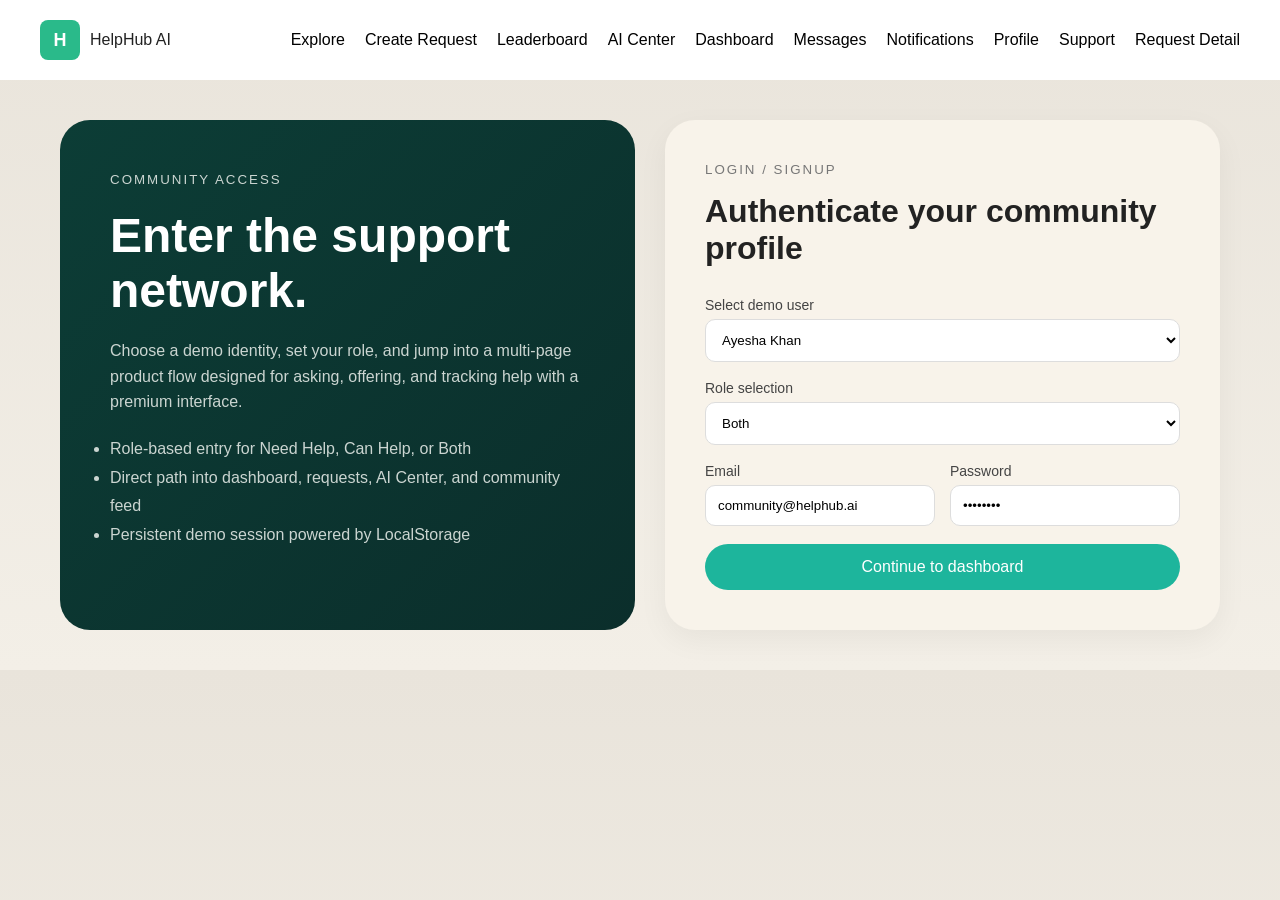
<file: support.html>
<!DOCTYPE html>
<html lang="en">

<head>
    <meta charset="UTF-8">
    <meta name="viewport" content="width=device-width, initial-scale=1.0">
    <link rel="stylesheet" href="style4.css">
    <style>
    .navbar {
      display: flex;
      justify-content: space-between;
      align-items: center;
      padding: 20px 40px;
      background-color: #FFFFFF;
      position: relative;
    }

    .logo {
      display: flex;
      align-items: center;
      gap: 10px;
    }

    .logo-box {
      width: 40px;
      height: 40px;
      background-color: #2aba8a;
      color: white;
      display: flex;
      justify-content: center;
      align-items: center;
      font-weight: bold;
      font-size: 18px;
      border-radius: 8px;
    }

    .nav-links {
      display: flex;
      align-items: center;
    }

    .nav-links a {
      text-decoration: none;
      margin-left: 20px;
      font-size: 16px;
      color: black;
    }

    .nav-links a:hover {
      color: #2aba8a;
    }

    /* HAMBURGER */
    .hamburger {
      display: none;
      flex-direction: column;
      cursor: pointer;
      gap: 5px;
    }

    .hamburger div {
      width: 25px;
      height: 3px;
      background-color: black;
      border-radius: 2px;
    }

    /* ================= MOBILE & TABLET ================= */
    @media (max-width: 1024px) {

      .hamburger {
        display: flex;
      }

      .nav-links {
        position: absolute;
        top: 100%;
        right: 0;
        background-color: #FFFFFF;
        flex-direction: column;
        width: 100%;
        text-align: center;
        display: none;
        padding: 20px 0;
        box-shadow: 0 5px 10px rgba(0, 0, 0, 0.1);
      }

      .nav-links.active {
        display: flex;
      }

      .nav-links a {
        margin: 10px 0;
        font-size: 18px;
      }
    }

    /* ================= LARGE SCREENS ================= */
    @media (min-width: 1440px) {
      /* No changes (as requested) */
    }
    </style>
    <title>HelpHub AI</title>
</head>

<body>

    <!-- NAVBAR -->
    <div class="navbar">

        <div class="logo">
            <div class="logo-box">H</div>
            <span>HelpHub AI</span>
        </div>

        <div class="hamburger" onclick="toggleMenu()">
            <div></div>
            <div></div>
            <div></div>
        </div>

        <div class="nav-links" id="navLinks">
            <a href="Explore.html">Explore</a>
            <a href="CreateRequest.html">Create Request</a>
            <a href="Leaderboard.html">Leaderboard</a>
            <a href="AICenter.html">AI Center</a>
            <a href="index.html">Dashboard</a>
            <a href="Messages.html">Messages</a>
            <a href="Notifications.html">Notifications</a>
            <a href="Profile.html">Profile</a>
            <a href="support.html">Support</a>
            <a href="Requestdetail.html">Request Detail</a>
        </div>

    </div>

    <script>
        function toggleMenu() {
            document.getElementById("navLinks").classList.toggle("active");
        }
    </script>


    <!-- MAIN SECTION -->

    <div class="container">

        <!-- LEFT -->

        <div class="left-card">

            <small>COMMUNITY ACCESS</small>

            <h1>Enter the support network.</h1>

            <p>
                Choose a demo identity, set your role, and jump into a multi-page
                product flow designed for asking, offering, and tracking help
                with a premium interface.
            </p>

            <ul>
                <li>Role-based entry for Need Help, Can Help, or Both</li>
                <li>Direct path into dashboard, requests, AI Center, and community feed</li>
                <li>Persistent demo session powered by LocalStorage</li>
            </ul>

        </div>


        <!-- RIGHT -->

        <div class="right-card">

            <small>LOGIN / SIGNUP</small>

            <h2>Authenticate your community profile</h2>

            <label>Select demo user</label>
            <select>
                <option>Ayesha Khan</option>
                <option>Ali Ahmed</option>
                <option>John Smith</option>
            </select>

            <label>Role selection</label>
            <select>
                <option>Both</option>
                <option>Need Help</option>
                <option>Can Help</option>
            </select>

            <div class="row">

                <div>
                    <label>Email</label>
                    <input type="email" value="community@helphub.ai">
                </div>

                <div>
                    <label>Password</label>
                    <input type="password" value="password">
                </div>

            </div>

            <button>Continue to dashboard</button>

        </div>

    </div>

</body>

</html>
</file>
<file: style4.css>
* {
    margin: 0;
    padding: 0;
    box-sizing: border-box;
    font-family: Inter, Arial, sans-serif;
}

body {
    background: linear-gradient(180deg, #e9e4db, #f3efe7);
    color: #222;
}

a,
a:visited,
a:hover,
a:active {
    text-decoration: none;
}


/* HERO */

.hero {
    max-width: 1200px;
    margin: auto;
    display: grid;
    grid-template-columns: 1.2fr 1fr;
    gap: 40px;
    padding: 40px 20px;
}

.hero-left {
    background: #f7f3ea;
    padding: 50px;
    border-radius: 30px;
}

.hero-left small {
    letter-spacing: 2px;
    color: #5f6f66;
}

.hero-left h1 {
    font-size: 54px;
    margin: 18px 0;
    line-height: 1.1;
}

.hero-left p {
    color: #666;
    margin-bottom: 20px;
}

.hero-buttons {
    display: flex;
    gap: 12px;
    margin-bottom: 30px;
}

.primary-btn {
    background: #1fa389;
    color: white;
    padding: 12px 18px;
    border-radius: 20px;
    text-decoration: none;
}

.explore-hero {
    background: linear-gradient(135deg, #1e2a2f, #2f3e46);
    color: #fff;
    padding: 40px 28px;
    margin: 28px auto;
    border-radius: 20px;
    max-width: 1200px;
}

.explore-hero .ai-tag {
    letter-spacing: 2px;
    color: rgba(255, 255, 255, 0.8);
    font-size: 12px;
    margin-bottom: 8px;
}

.explore-hero h1 {
    font-size: 34px;
    margin: 6px 0 10px;
    line-height: 1.15;
}

.explore-hero .ai-sub {
    color: rgba(255, 255, 255, 0.85);
    max-width: 900px;
}

.explore-container {
    max-width: 1200px;
    margin: 0 auto 40px;
    padding: 20px;
    display: grid;
    grid-template-columns: 280px 1fr;
    gap: 24px;
    align-items: start;
}

.filters {
    background: #fff;
    padding: 18px;
    border-radius: 12px;
    box-shadow: 0 10px 20px rgba(0, 0, 0, 0.04);
    height: max-content;
    position: sticky;
    top: 20px;
}

.filter-tag {
    letter-spacing: 2px;
    color: #777;
    font-size: 12px;
    margin-bottom: 8px;
}

.feed {
    display: grid;
    grid-template-columns: repeat(2, 1fr);
    gap: 18px;
}

.feed-card {
    background: #fff;
    padding: 18px;
    border-radius: 12px;
    box-shadow: 0 10px 20px rgba(0, 0, 0, 0.04);
    display: flex;
    flex-direction: column;
    gap: 12px;
    min-height: 120px;
}

.tags {
    display: flex;
    gap: 8px;
    flex-wrap: wrap;
}

/* tag color variants used in explore.html */
.tag {
    display: inline-block;
    padding: 4px 10px;
    border-radius: 10px;
    font-size: 12px;
}

.tag.red {
    background: #ffe9e9;
    color: #b80f0f;
}

.tag.green {
    background: #e6f9ed;
    color: #117a4b;
}

.tag.yellow {
    background: #fff4d6;
    color: #b06f00;
}

.tag.blue {
    background: #e8f3ff;
    color: #205a9c;
}

.feed-card button {
    position: static;
    margin-top: 8px;
    padding: 8px 14px;
    border-radius: 20px;
    border: 1px solid #e6e6e6;
    background: #fff;
    color: #000;
    cursor: pointer;
    align-self: flex-start;
}

.feed-card button:hover {
    background: #f5f5f5;
}

@media (max-width: 900px) {
    .explore-container {
        grid-template-columns: 1fr;
    }

    .feed {
        grid-template-columns: 1fr;
    }

    .explore-hero h1 {
        font-size: 28px;
    }

    .filters {
        position: static;
        width: 100%;
    }
}

.secondary-btn {
    background: white;
    padding: 12px 18px;
    border-radius: 20px;
    text-decoration: none;
    color: #333;
    border: 1px solid #ddd;
}

/* STATS */

.stats {
    display: grid;
    grid-template-columns: repeat(3, 1fr);
    gap: 15px;
}

.stat-card {
    background: white;
    padding: 22px;
    border-radius: 18px;
    box-shadow: 0 10px 20px rgba(0, 0, 0, 0.05);
}

.stat-card h3 {
    font-size: 28px;
    margin-bottom: 6px;
}

/* RIGHT CARD */

.hero-right {
    background: #0d3d35;
    padding: 40px;
    border-radius: 28px;
    color: white;
    position: relative;
}

.circle {
    width: 70px;
    height: 70px;
    background: linear-gradient(#ffd56a, #f0b400);
    border-radius: 50%;
    position: absolute;
    top: 20px;
    right: 20px;
}

.hero-right h2 {
    font-size: 32px;
    margin-bottom: 15px;
}

.hero-right p {
    color: #d3ded9;
    margin-bottom: 20px;
}

.feature-box {
    background: #f4efe7;
    color: #333;
    padding: 18px;
    border-radius: 16px;
    margin-bottom: 15px;
}

.feature-box strong {
    display: block;
    margin-bottom: 6px;
}

/* SECTION */

.section {
    max-width: 1200px;
    margin: auto;
    padding: 70px 20px;
}

.section h2 {
    font-size: 36px;
    margin-bottom: 30px;
}

/* FLOW CARDS */

.flow {
    display: grid;
    grid-template-columns: repeat(3, 1fr);
    gap: 20px;
}

.flow-card {
    background: white;
    padding: 24px;
    border-radius: 20px;
    box-shadow: 0 10px 20px rgba(0, 0, 0, 0.05);
}

/* COMMUNITY */

.community {
    display: grid;
    grid-template-columns: repeat(3, 1fr);
    gap: 20px;
}

.community-card {
    background: white;
    padding: 24px;
    border-radius: 20px;
    box-shadow: 0 10px 20px rgba(0, 0, 0, 0.05);
}

.tag {
    display: inline-block;
    background: #e6f4ef;
    padding: 4px 10px;
    border-radius: 10px;
    font-size: 12px;
    margin-right: 6px;
}

.open-btn {
    margin-top: 15px;
    display: inline-block;
    background: #f4f4f4;
    padding: 8px 14px;
    border-radius: 20px;
    text-decoration: none;
    color: #333;
    font-size: 13px;
}

/* FOOTER */

.footer {
    text-align: center;
    font-size: 13px;
    padding: 30px;
    color: #777;
}

/* RESPONSIVE */

@media (max-width: 900px) {
    .hero {
        grid-template-columns: 1fr;
    }

    .stats {
        grid-template-columns: 1fr;
    }

    .flow {
        grid-template-columns: 1fr;
    }

    .community {
        grid-template-columns: 1fr;
    }
}

/* MAIN CONTAINER */

.container {
    max-width: 1200px;
    margin: auto;
    padding: 40px 20px;
    display: flex;
    gap: 30px;
}

/* LEFT CARD */

.left-card {
    flex: 1;
    background: linear-gradient(135deg, #0c3d36, #0b2e2b);
    color: white;
    padding: 50px;
    border-radius: 30px;
}

.left-card small {
    letter-spacing: 2px;
    color: #cbd5d1;
}

.left-card h1 {
    font-size: 48px;
    margin: 20px 0;
}

.left-card p {
    color: #cbd5d1;
    line-height: 1.6;
    margin-bottom: 20px;
}

.left-card ul {
    color: #cbd5d1;
    line-height: 1.8;
}

/* RIGHT CARD */

.right-card {
    flex: 1;
    background: #f8f3ea;
    padding: 40px;
    border-radius: 30px;
    box-shadow: 0 10px 30px rgba(0, 0, 0, 0.05);
}

.right-card small {
    letter-spacing: 2px;
    color: #777;
}

.right-card h2 {
    font-size: 32px;
    margin: 15px 0 30px;
}

label {
    font-size: 14px;
    color: #444;
    display: block;
    margin-bottom: 6px;
}

input,
select {
    width: 100%;
    padding: 12px;
    border-radius: 10px;
    border: 1px solid #ddd;
    margin-bottom: 18px;
    background: white;
}

.row {
    display: flex;
    gap: 15px;
}

.row div {
    flex: 1;
}

button {
    width: 100%;
    padding: 14px;
    border: none;
    border-radius: 30px;
    background: #1db59c;
    color: white;
    font-size: 16px;
    cursor: pointer;
}

button:hover {
    opacity: 0.9;
}

/* RESPONSIVE */

@media (max-width: 900px) {
    .container {
        flex-direction: column;
    }

    .left-card h1 {
        font-size: 36px;
    }
}

.clicked-btn {
    color: #1fa389;
    font-weight: 600;
    position: relative;
}

/* AI HERO */
.ai-hero {
    background: linear-gradient(135deg, #1e2a2f, #2f3e46);
    color: #fff;
    padding: 60px 40px;
    border-radius: 20px;
    margin: 20px;
}

.ai-hero h1 {
    font-size: 32px;
    margin: 10px 0;
}

.ai-sub {
    opacity: 0.8;
    max-width: 600px;
}

.ai-tag {
    font-size: 12px;
    letter-spacing: 2px;
    opacity: 0.7;
}

/* STATS */
.ai-stats {
    display: flex;
    gap: 20px;
    padding: 20px;
}

.card {
    background: #f5f5f5;
    padding: 20px;
    border-radius: 15px;
    flex: 1;
}

.card h3 {
    margin-bottom: 10px;
}

/* REQUESTS */
.ai-requests {
    background: #f9f9f9;
    margin: 20px;
    padding: 30px;
    border-radius: 20px;
}

.ai-requests h2 {
    margin-bottom: 20px;
}

.request-card {
    background: #fff;
    padding: 15px 20px;
    border-radius: 12px;
    margin-bottom: 15px;
    position: relative;
}

.request-card h4 {
    margin-bottom: 5px;
}

.request-card p {
    font-size: 14px;
    opacity: 0.7;
}

/* BADGES */
.badge {
    position: absolute;
    top: 15px;
    right: 20px;
    background: #2ecc71;
    color: #fff;
    padding: 5px 10px;
    border-radius: 20px;
    font-size: 12px;
}

.badge.medium {
    background: #f39c12;
}

.badge.low {
    background: #3498db;
}

/* Explore styles consolidated above (removed duplicate block) */


.profile-wrapper {
    max-width: 1000px;
    margin: 0 auto;
    padding: 20px;
    display: flex;
    flex-direction: column;
    gap: 20px;
}

.profile-header-card {
    background: #283033;
    color: white;
    padding: 50px 40px;
    border-radius: 20px;
}

.profile-header-card small {
    font-size: 12px;
    letter-spacing: 1.5px;
    color: #9ba4a1;
    text-transform: uppercase;
    font-weight: 600;
}

.profile-header-card h1 {
    font-size: 42px;
    margin: 12px 0 8px;
    font-weight: 600;
    letter-spacing: -1px;
}

.profile-header-card p {
    color: #9ba4a1;
    font-size: 15px;
}

.profile-content {
    display: grid;
    grid-template-columns: 1fr 1fr;
    gap: 20px;
}

.profile-card {
    background: #fdfaf5;
    border-radius: 20px;
    padding: 35px;
    box-shadow: 0 4px 15px rgba(0, 0, 0, 0.02);
}

.profile-card-label {
    font-size: 11px;
    letter-spacing: 1.5px;
    color: #1fa389;
    text-transform: uppercase;
    font-weight: 700;
    margin-bottom: 15px;
    display: block;
}

.profile-card h2 {
    font-size: 32px;
    margin-bottom: 25px;
    color: #111;
    letter-spacing: -0.5px;
}

/* Stats List */
.profile-stat {
    display: flex;
    justify-content: space-between;
    padding: 18px 0;
    border-bottom: 1px solid #eaeaea;
    font-size: 15px;
    color: #444;
}

.profile-stat:last-of-type {
    margin-bottom: 10px;
}

.profile-stat strong {
    font-weight: 600;
    color: #111;
}

.profile-tags-group {
    margin-top: 25px;
}

.profile-tags-group h4 {
    font-size: 14px;
    margin-bottom: 12px;
    color: #222;
    font-weight: 600;
}

.profile-tag {
    display: inline-block;
    background: #e6f4ef;
    color: #1fa389;
    padding: 8px 16px;
    border-radius: 20px;
    font-size: 13px;
    margin-right: 6px;
    margin-bottom: 8px;
    font-weight: 500;
}

/* Form Layout */
.profile-form-row {
    display: flex;
    gap: 15px;
}

.profile-form-row .form-group {
    flex: 1;
}

.form-group {
    margin-bottom: 18px;
}

.form-group label {
    font-size: 13px;
    font-weight: 500;
    margin-bottom: 8px;
    color: #555;
}

.profile-card input {
    background: #ffffff;
    border: 1px solid #e8e8e8;
    padding: 14px;
    font-size: 14px;
    color: #333;
    margin-bottom: 0;
}

.save-profile-btn {
    background: #1fa389;
    color: white;
    padding: 14px;
    border-radius: 30px;
    font-weight: 600;
    margin-top: 15px;
    width: 100%;
    cursor: pointer;
    transition: background 0.2s ease;
}

.save-profile-btn:hover {
    background: #198a73;
}

/* Mobile Responsive */
@media (max-width: 850px) {
    .profile-content {
        grid-template-columns: 1fr;
    }

    .profile-form-row {
        flex-direction: column;
        gap: 0;
    }


}

.message-list {
    display: flex;
    flex-direction: column;
    gap: 16px;
}

.message-item {
    border: 1px solid #f0f0f0;
    border-radius: 16px;
    padding: 20px;
    display: flex;
    justify-content: space-between;
    align-items: center;
    background: #ffffff;
    box-shadow: 0 2px 8px rgba(0, 0, 0, 0.01);
}

.msg-content {
    max-width: 75%;
}

.msg-content strong {
    display: block;
    font-size: 14px;
    color: #111;
    margin-bottom: 8px;
    font-weight: 600;
}

.msg-content p {
    font-size: 13px;
    color: #666;
    line-height: 1.5;
    margin: 0;
}

.msg-time {
    background: #e6f4ef;
    color: #1fa389;
    padding: 10px 14px;
    border-radius: 30px;
    font-size: 11px;
    font-weight: 700;
    text-align: center;
    line-height: 1.3;
}

.custom-select,
.custom-textarea {
    width: 100%;
    padding: 14px;
    border-radius: 10px;
    border: 1px solid #e8e8e8;
    background: #ffffff;
    font-size: 14px;
    color: #333;
    margin-bottom: 0;
    font-family: inherit;
}

.custom-textarea {
    resize: vertical;
    min-height: 100px;
}

.custom-select:focus,
.custom-textarea:focus {
    outline: none;
    border-color: #1fa389;
}

.request-wrapper {
    max-width: 1000px;
    margin: 0 auto;
    padding: 20px;
    display: flex;
    flex-direction: column;
    gap: 20px;
}

.request-hero {
    background: #283033;
    color: white;
    padding: 50px 40px;
    border-radius: 20px;
}

.request-hero small {
    font-size: 11px;
    letter-spacing: 1.5px;
    color: #9ba4a1;
    text-transform: uppercase;
    font-weight: 700;
    display: block;
    margin-bottom: 12px;
}

.request-hero h1 {
    font-size: 42px;
    margin: 0 0 12px 0;
    font-weight: 600;
    letter-spacing: -1px;
    line-height: 1.1;
}

.request-hero p {
    color: #9ba4a1;
    font-size: 15px;
}

.request-body {
    display: grid;
    grid-template-columns: 1.3fr 1fr;
    gap: 20px;
}

.request-card {
    background: #fdfaf5;
    border-radius: 20px;
    padding: 35px;
    box-shadow: 0 4px 15px rgba(0, 0, 0, 0.02);
}

/* FORM STYLES OVERRIDE */
.request-form label {
    font-size: 13px;
    font-weight: 600;
    color: #333;
    margin-bottom: 8px;
    display: block;
}

.request-form input,
.request-form select,
.request-form textarea {
    width: 100%;
    padding: 14px;
    border-radius: 10px;
    border: 1px solid #e8e8e8;
    background: #ffffff;
    font-size: 14px;
    color: #333;
    margin-bottom: 20px;
    font-family: inherit;
    box-shadow: none;
}

.request-form input:focus,
.request-form select:focus,
.request-form textarea:focus {
    outline: none;
    border-color: #1fa389;
}

.request-form textarea {
    resize: vertical;
    min-height: 120px;
}

.request-form-row {
    display: flex;
    gap: 15px;
}

.request-form-row>div {
    flex: 1;
}

/* BUTTONS */
.request-actions {
    display: flex;
    gap: 15px;
    margin-top: 10px;
}

.btn-outline {
    background: #ffffff;
    border: 1px solid #e8e8e8;
    color: #111;
    font-weight: 600;
    padding: 12px 20px;
    border-radius: 30px;
    cursor: pointer;
    width: auto;
    transition: all 0.2s;
}

.btn-outline:hover {
    background: #f4f4f4;
}

.btn-primary {
    background: #1fa389;
    color: white;
    border: none;
    font-weight: 600;
    padding: 12px 20px;
    border-radius: 30px;
    cursor: pointer;
    width: auto;
    transition: all 0.2s;
}

.btn-primary:hover {
    background: #198a73;
}

/* AI ASSISTANT PANEL */
.ai-panel-label {
    font-size: 11px;
    letter-spacing: 1.5px;
    color: #1fa389;
    text-transform: uppercase;
    font-weight: 700;
    margin-bottom: 15px;
    display: block;
}

.request-ai-card h2 {
    font-size: 32px;
    margin-bottom: 25px;
    color: #111;
    letter-spacing: -0.5px;
    line-height: 1.1;
}

.ai-suggestion-list {
    display: flex;
    flex-direction: column;
}

.ai-suggestion-item {
    display: flex;
    justify-content: space-between;
    align-items: flex-start;
    padding: 18px 0;
    border-bottom: 1px solid #eaeaea;
    font-size: 14px;
    color: #444;
    gap: 20px;
}

.ai-suggestion-item:last-child {
    border-bottom: none;
    padding-bottom: 0;
}

.ai-suggestion-item .key {
    color: #555;
    flex-shrink: 0;
}

.ai-suggestion-item .value {
    font-weight: 600;
    color: #111;
    text-align: right;
    line-height: 1.4;
}

/* RESPONSIVE */
@media (max-width: 850px) {
    .request-body {
        grid-template-columns: 1fr;
    }

    .request-form-row {
        flex-direction: column;
        gap: 0;
    }

    .request-form-row[style] {
        max-width: 100% !important;
    }

    .request-actions {
        flex-direction: column;
    }

    .btn-outline,
    .btn-primary {
        width: 100%;
    }

    .ai-suggestion-item {
        flex-direction: column;
        gap: 8px;
        text-align: left;
    }

    .ai-suggestion-item .value {
        text-align: left;
    }
}

/* ========================================= */
/* DASHBOARD PAGE CSS                        */
/* ========================================= */

.dashboard-wrapper {
    max-width: 1200px;
    margin: 0 auto;
    padding: 20px;
    display: flex;
    flex-direction: column;
    gap: 24px;
}

/* HERO */
.dashboard-hero {
    background: #283033;
    color: white;
    padding: 40px 40px;
    border-radius: 20px;
}

.dashboard-hero small {
    font-size: 11px;
    letter-spacing: 1.5px;
    color: #9ba4a1;
    text-transform: uppercase;
    font-weight: 700;
    display: block;
    margin-bottom: 12px;
}

.dashboard-hero h1 {
    font-size: 46px;
    margin: 0 0 10px 0;
    font-weight: 600;
    letter-spacing: -1px;
}

.dashboard-hero p {
    color: #9ba4a1;
    font-size: 15px;
}

/* STATS */
.dashboard-stats {
    display: grid;
    grid-template-columns: repeat(4, 1fr);
    gap: 20px;
}

.stat-box {
    background: #ffffff;
    padding: 24px;
    border-radius: 16px;
    box-shadow: 0 4px 10px rgba(0, 0, 0, 0.02);
}

.stat-label {
    font-size: 11px;
    letter-spacing: 1.5px;
    color: #1fa389;
    text-transform: uppercase;
    font-weight: 700;
    display: block;
    margin-bottom: 15px;
}

.stat-box h3 {
    font-size: 32px;
    margin-bottom: 10px;
    color: #111;
}

.stat-box p {
    font-size: 13px;
    color: #666;
    line-height: 1.4;
}

/* MAIN CONTENT GRID */
.dashboard-content {
    display: grid;
    grid-template-columns: 1.6fr 1fr;
    gap: 24px;
    align-items: start;
}

/* LEFT: RECENT REQUESTS */
.section-header {
    display: flex;
    justify-content: space-between;
    align-items: flex-end;
    margin-bottom: 20px;
}

.section-header small {
    font-size: 11px;
    letter-spacing: 1.5px;
    color: #1fa389;
    text-transform: uppercase;
    font-weight: 700;
    display: block;
    margin-bottom: 8px;
}

.section-header h2 {
    font-size: 32px;
    color: #111;
    letter-spacing: -0.5px;
}

.btn-round {
    background: #ffffff;
    border: none;
    padding: 10px 20px;
    border-radius: 30px;
    font-weight: 600;
    color: #111;
    cursor: pointer;
    box-shadow: 0 2px 8px rgba(0, 0, 0, 0.04);
    font-size: 13px;
    width: auto;
}

.dash-request-list {
    display: flex;
    flex-direction: column;
    gap: 16px;
}

.dash-req-card {
    background: #ffffff;
    padding: 24px;
    border-radius: 16px;
    box-shadow: 0 4px 10px rgba(0, 0, 0, 0.02);
}

.top-badges {
    display: flex;
    gap: 8px;
    margin-bottom: 12px;
}

.badge-pill {
    font-size: 11px;
    padding: 4px 12px;
    border-radius: 20px;
    font-weight: 600;
}

.badge-pill.outline {
    border: 1px solid #e0e0e0;
    color: #555;
}

.badge-pill.light-red {
    background: #ffebeb;
    color: #d64545;
}

.badge-pill.light-green {
    background: #e6f4ef;
    color: #1fa389;
}

.badge-pill.light-blue {
    background: #ebf5ff;
    color: #0073e6;
}

.badge-pill.light-gray {
    background: #f0f0f0;
    color: #666;
}

.dash-req-card h4 {
    font-size: 18px;
    margin-bottom: 8px;
    color: #111;
}

.dash-req-card p {
    font-size: 14px;
    color: #666;
    margin-bottom: 16px;
    line-height: 1.5;
}

.card-footer {
    display: flex;
    justify-content: space-between;
    align-items: center;
    margin-top: 20px;
    padding-top: 16px;
    border-top: 1px solid #f0f0f0;
}

.user-info strong {
    display: block;
    font-size: 13px;
    color: #111;
}

.user-info span {
    font-size: 12px;
    color: #888;
}

.btn-outline-small {
    background: transparent;
    border: 1px solid #ddd;
    padding: 8px 16px;
    border-radius: 20px;
    font-size: 13px;
    font-weight: 600;
    color: #333;
    cursor: pointer;
    width: auto;
}

/* RIGHT: SIDEBAR */
.dashboard-sidebar {
    display: flex;
    flex-direction: column;
    gap: 20px;
}

.side-card {
    background: #ffffff;
    padding: 24px;
    border-radius: 16px;
    box-shadow: 0 4px 10px rgba(0, 0, 0, 0.02);
}

.side-label {
    font-size: 11px;
    letter-spacing: 1.5px;
    color: #1fa389;
    text-transform: uppercase;
    font-weight: 700;
    display: block;
    margin-bottom: 12px;
}

.side-card h3 {
    font-size: 20px;
    margin-bottom: 20px;
    color: #111;
}

/* Insight List */
.insight-list {
    display: flex;
    flex-direction: column;
}

.insight-item {
    display: flex;
    justify-content: space-between;
    padding: 16px 0;
    border-bottom: 1px solid #f0f0f0;
    font-size: 13px;
}

.insight-item:last-child {
    border-bottom: none;
    padding-bottom: 0;
}

.insight-item .key {
    color: #666;
    flex: 1;
}

.insight-item .value {
    font-weight: 600;
    color: #111;
    text-align: right;
    flex: 1;
    line-height: 1.4;
}

/* Notification List */
.notification-list {
    display: flex;
    flex-direction: column;
    gap: 12px;
}

.notification-item {
    display: flex;
    justify-content: space-between;
    align-items: center;
    padding: 16px;
    border: 1px solid #f0f0f0;
    border-radius: 12px;
    background: #fafafa;
}

.notif-text strong {
    display: block;
    font-size: 13px;
    color: #111;
    margin-bottom: 4px;
    line-height: 1.3;
}

.notif-text span {
    font-size: 11px;
    color: #888;
}

.notif-badge {
    font-size: 10px;
    font-weight: 600;
    padding: 4px 10px;
    border-radius: 20px;
    text-transform: uppercase;
}

.notif-badge.unread {
    background: #ffebeb;
    color: #d64545;
}

.notif-badge.read {
    background: #e6f4ef;
    color: #1fa389;
}

/* RESPONSIVE */
@media (max-width: 950px) {
    .dashboard-stats {
        grid-template-columns: repeat(2, 1fr);
    }

    .dashboard-content {
        grid-template-columns: 1fr;
    }

    .section-header {
        flex-direction: column;
        align-items: flex-start;
        gap: 15px;
    }
}

@media (max-width: 600px) {
    .dashboard-stats {
        grid-template-columns: 1fr;
    }

    .dashboard-hero h1 {
        font-size: 36px;
    }
}
</file>
<file: style.css>
:root {
    --primary-teal: rgba(19, 176, 159, 1);
    --dark-bg: rgba(17, 43, 40, 1);
    --mid-teal: rgba(15, 127, 118, 1);
    --page-bg: #f6f4f0;
    /* Creamish background like the image */
    --white: #ffffff;
}

* {
    margin: 0;
    padding: 0;
    box-sizing: border-box;
    font-family: 'Inter', sans-serif;
}

body {
    background-color: var(--page-bg);
    color: #1a1a1a;
    /* Space for fixed navbar */
}

/* --- MAIN LAYOUT --- */
.main-wrapper {
    max-width: 1200px;
    margin: 40px auto;
    padding: 0 20px;
}

.banner-card {
    background-color: #1e2626;
    /* Dark slate from image */
    color: white;
    padding: 50px 60px;
    border-radius: 35px;
    margin-bottom: 30px;
}

.tagline {
    font-size: 0.7rem;
    font-weight: 700;
    letter-spacing: 1.5px;
    margin-bottom: 20px;
    opacity: 0.8;
}

.banner-card h1 {
    font-size: 3.2rem;
    line-height: 1.1;
    margin-bottom: 20px;
    font-weight: 700;
}

.banner-sub {
    color: #9ca3af;
    font-size: 1rem;
    max-width: 600px;
}

/* --- CONTENT GRID --- */
.content-grid {
    display: flex;
    gap: 25px;
}

.card {
    background-color: var(--white);
    border-radius: 30px;
    padding: 40px;
}

.form-card {
    flex: 1.3;
}

.ai-card {
    flex: 0.7;
    background-color: #faf9f6;
}

/* Form Elements */
.input-group {
    margin-bottom: 20px;
}

.input-group label {
    display: block;
    font-size: 0.85rem;
    font-weight: 600;
    color: #4b5563;
    margin-bottom: 8px;
}

input,
select,
textarea {
    width: 100%;
    padding: 14px;
    border: 1px solid #e5e7eb;
    border-radius: 12px;
    background-color: #fff;
    font-size: 0.95rem;
}

textarea {
    height: 120px;
    resize: none;
}

.form-row {
    display: flex;
    gap: 20px;
}

.button-row {
    display: flex;
    gap: 15px;
    margin-top: 10px;
}

.btn-filled {
    background: linear-gradient(to right, var(--mid-teal), var(--primary-teal));
    color: white;
    border: none;
    padding: 14px 28px;
    border-radius: 100px;
    font-weight: 600;
    cursor: pointer;
}

.btn-outline {
    background: white;
    color: #374151;
    border: 1px solid #e5e7eb;
    padding: 14px 28px;
    border-radius: 100px;
    font-weight: 600;
    cursor: pointer;
}

/* AI Sidebar */
.tagline-small {
    font-size: 0.7rem;
    font-weight: 800;
    margin-bottom: 10px;
}

.teal-text {
    color: var(--mid-teal);
}

.ai-title {
    font-size: 2.2rem;
    margin-bottom: 30px;
}

.stat-row {
    display: flex;
    justify-content: space-between;
    padding: 15px 0;
    border-bottom: 1px solid #eee;
}

.stat-row.vertical {
    flex-direction: column;
    gap: 8px;
}

.stat-val {
    font-weight: 700;
}

.stat-row p {
    font-weight: 600;
    font-size: 0.9rem;
}

/* --- Global & Navbar (Reuse from previous) --- */
:root {
    --primary-teal: rgba(19, 176, 159, 1);
    --dark-bg: #1e2626;
    --mid-teal: rgba(15, 127, 118, 1);
    --page-bg: #f6f4f0;
    --white: #ffffff;
}

* {
    margin: 0;
    padding: 0;
    box-sizing: border-box;
    font-family: 'Inter', sans-serif;
}

body {
    background-color: var(--page-bg);
}

.navbar {
    position: fixed;
    top: 0;
    width: 100%;
    background: var(--white);
    height: 70px;
    display: flex;
    align-items: center;
    z-index: 1000;
    box-shadow: 0 2px 10px rgba(0, 0, 0, 0.03);
}

.nav-container {
    width: 90%;
    max-width: 1200px;
    margin: 0 auto;
    display: flex;
    justify-content: space-between;
    align-items: center;
}

.logo {
    display: flex;
    align-items: center;
    gap: 10px;
}

.logo-icon {
    background: var(--mid-teal);
    color: white;
    width: 35px;
    height: 35px;
    border-radius: 8px;
    display: flex;
    justify-content: center;
    align-items: center;
    font-weight: bold;
}

.nav-links {
    display: flex;
    gap: 30px;
}

.nav-links a {
    text-decoration: none;
    color: #555;
    font-weight: 500;
    font-size: 0.95rem;
}

.active-link {
    color: var(--mid-teal) !important;
    font-weight: 700 !important;
}

/* --- Layout --- */
.main-wrapper {
    max-width: 1200px;
    margin: 40px auto;
    padding: 0 20px;
}

.banner-card {
    background-color: var(--dark-bg);
    color: white;
    padding: 50px 60px;
    border-radius: 35px;
    margin-bottom: 30px;
}

.banner-card h1 {
    font-size: 3rem;
    line-height: 1.1;
    margin-bottom: 15px;
    max-width: 800px;
}

.tagline {
    font-size: 0.7rem;
    font-weight: 700;
    letter-spacing: 1.5px;
    margin-bottom: 15px;
    opacity: 0.8;
}

.banner-sub {
    color: #9ca3af;
    font-size: 1rem;
}

.content-grid {
    display: flex;
    gap: 25px;
}

.card {
    background: var(--white);
    border-radius: 30px;
    padding: 40px;
    flex: 1;
}

/* --- Rankings List --- */
.section-title {
    font-size: 2.2rem;
    margin-bottom: 30px;
}

.teal-text {
    color: var(--mid-teal);
    margin-bottom: 10px;
    display: block;
}

.rank-item {
    display: flex;
    justify-content: space-between;
    align-items: center;
    background: #faf9f6;
    padding: 20px;
    border-radius: 20px;
    margin-bottom: 15px;
}

.user-info {
    display: flex;
    align-items: center;
    gap: 15px;
}

.avatar {
    width: 45px;
    height: 45px;
    border-radius: 50%;
    display: flex;
    justify-content: center;
    align-items: center;
    color: white;
    font-weight: 700;
    font-size: 0.8rem;
}

.dark-avatar {
    background: #1e2626;
}

.orange-avatar {
    background: #ff7e4d;
}

.user-details h3 {
    font-size: 1rem;
    margin-bottom: 4px;
}

.user-details p {
    font-size: 0.85rem;
    color: #777;
}

.user-stats {
    text-align: right;
}

.percentage {
    display: block;
    font-weight: 700;
    font-size: 1.1rem;
}

.sub-stat {
    font-size: 0.8rem;
    color: #888;
}

/* --- Badge System / Progress Bars --- */
.trust-card {
    background: #faf9f6;
    padding: 25px;
    border-radius: 20px;
    margin-bottom: 15px;
}

.trust-header h3 {
    font-size: 1.1rem;
    margin-bottom: 5px;
}

.trust-header p {
    font-size: 0.85rem;
    color: #666;
    margin-bottom: 20px;
}

.progress-container {
    width: 100%;
    height: 8px;
    background: #e5e7eb;
    border-radius: 10px;
    overflow: hidden;
}

.progress-bar {
    height: 100%;
    background: linear-gradient(to right, #ff9800, var(--mid-teal));
    border-radius: 10px;
}

/* --- Notification Feed Specifics --- */
.feed-container {
    background-color: var(--white);
    border-radius: 40px;
    padding: 50px;
    box-shadow: 0 4px 20px rgba(0, 0, 0, 0.02);
}

.notification-list {
    display: flex;
    flex-direction: column;
    gap: 15px;
    margin-top: 30px;
}

.notif-item {
    display: flex;
    justify-content: space-between;
    align-items: center;
    padding: 25px;
    background-color: #faf9f6;
    /* Light cream/off-white */
    border-radius: 20px;
    transition: background 0.2s;
}

.notif-item:hover {
    background-color: #f1f0ec;
}

.notif-content h3 {
    font-size: 1rem;
    font-weight: 700;
    margin-bottom: 6px;
    color: #1a1a1a;
}

.notif-content p {
    font-size: 0.85rem;
    color: #888;
}

/* Badges */
.badge {
    padding: 8px 16px;
    border-radius: 12px;
    font-size: 0.8rem;
    font-weight: 600;
    border: 1px solid #e5e7eb;
}

.unread {
    background-color: #fff;
    color: #1a1a1a;
}

.read {
    background-color: transparent;
    color: #9ca3af;
    border: none;
}

/* Banner override for this page */
.banner-card h1 {
    max-width: 700px;
}

:root {
    --primary-teal: rgba(19, 176, 159, 1);
    --dark-bg: #1e2626;
    --mid-teal: rgba(15, 127, 118, 1);
    --page-bg: #f6f4f0;
    --white: #ffffff;
}

* {
    margin: 0;
    padding: 0;
    box-sizing: border-box;
    font-family: 'Inter', sans-serif;
}

body {
    background-color: var(--page-bg);
}

/* Navbar */
.navbar {
    position: fixed;
    top: 0;
    width: 100%;
    background: var(--white);
    height: 75px;
    display: flex;
    align-items: center;
    z-index: 1000;
    box-shadow: 0 1px 5px rgba(0, 0, 0, 0.05);
}

.nav-container {
    width: 90%;
    max-width: 1200px;
    margin: 0 auto;
    display: flex;
    justify-content: space-between;
    align-items: center;
}

.logo {
    display: flex;
    align-items: center;
    gap: 8px;
    font-weight: 700;
    font-size: 1.1rem;
}

.logo-icon {
    background: var(--mid-teal);
    color: white;
    width: 32px;
    height: 32px;
    border-radius: 6px;
    display: flex;
    justify-content: center;
    align-items: center;
}

.nav-links {
    display: flex;
    gap: 25px;
}

.nav-links a {
    text-decoration: none;
    color: #666;
    font-weight: 500;
    font-size: 0.9rem;
}

.active-link {
    background-color: #e8f4f3;
    color: var(--mid-teal) !important;
    padding: 8px 16px;
    border-radius: 20px;
    font-weight: 600 !important;
}

/* Banner */
.main-wrapper {
    max-width: 1100px;
    margin: 0 auto;
    padding-bottom: 50px;
}

.banner-card {
    background-color: var(--dark-bg);
    color: white;
    padding: 50px 60px;
    border-radius: 35px;
    margin-bottom: 40px;
}

.banner-card h1 {
    font-size: 3.2rem;
    line-height: 1;
    letter-spacing: -1px;
    margin-top: 15px;
}

.tagline {
    font-size: 0.7rem;
    font-weight: 700;
    letter-spacing: 1.2px;
    opacity: 0.7;
}

/* Feed Container */
.feed-container {
    background: var(--white);
    border-radius: 40px;
    padding: 50px 60px;
}

.tagline-small {
    font-size: 0.75rem;
    font-weight: 800;
    letter-spacing: 1px;
    margin-bottom: 15px;
    display: block;
}

.teal-text {
    color: var(--mid-teal);
}

.section-title {
    font-size: 2.8rem;
    font-weight: 700;
    margin-bottom: 35px;
}

/* Notification Items */
.notification-list {
    display: flex;
    flex-direction: column;
    gap: 12px;
}

.notif-item {
    display: flex;
    justify-content: space-between;
    align-items: center;
    padding: 22px 30px;
    background-color: #faf9f6;
    border-radius: 20px;
    border: 1px solid transparent;
}

.notif-content h3 {
    font-size: 0.95rem;
    font-weight: 700;
    margin-bottom: 5px;
    color: #111;
}

.notif-content p {
    font-size: 0.85rem;
    color: #888;
    font-weight: 500;
}

/* Badges */
.badge {
    padding: 10px 20px;
    border-radius: 15px;
    font-size: 0.85rem;
    font-weight: 600;
}

.unread {
    background: #fff;
    border: 1px solid #eee;
    color: #111;
    cursor: pointer;
}

.read {
    background: transparent;
    color: #999;
    border: none;
}
</file>
<file: style1.css>
:root {
    --primary-teal: rgba(19, 176, 159, 1);
    --dark-bg: #1e2626;
    --mid-teal: rgba(15, 127, 118, 1);
    --page-bg: #f6f4f0;
    --white: #ffffff;
}

* {
    margin: 0;
    padding: 0;
    box-sizing: border-box;
    font-family: 'Inter', sans-serif;
}

body {
    background-color: var(--page-bg);
}


/* Banner */
.main-wrapper {
    max-width: 1100px;
    margin: 0 auto;
    padding-bottom: 50px;
}

.banner-card {
    background-color: var(--dark-bg);
    color: white;
    padding: 50px 60px;
    border-radius: 35px;
    margin-bottom: 40px;
}

.banner-card h1 {
    font-size: 3.2rem;
    line-height: 1;
    letter-spacing: -1px;
    margin-top: 15px;
}

.tagline {
    font-size: 0.7rem;
    font-weight: 700;
    letter-spacing: 1.2px;
    opacity: 0.7;
}

/* Feed Container */
.feed-container {
    background: var(--white);
    border-radius: 40px;
    padding: 50px 60px;
}

.tagline-small {
    font-size: 0.75rem;
    font-weight: 800;
    letter-spacing: 1px;
    margin-bottom: 15px;
    display: block;
}

.teal-text {
    color: var(--mid-teal);
}

.section-title {
    font-size: 2.8rem;
    font-weight: 700;
    margin-bottom: 35px;
}

/* Notification Items */
.notification-list {
    display: flex;
    flex-direction: column;
    gap: 12px;
}

.notif-item {
    display: flex;
    justify-content: space-between;
    align-items: center;
    padding: 22px 30px;
    background-color: #faf9f6;
    border-radius: 20px;
    border: 1px solid transparent;
}

.notif-content h3 {
    font-size: 0.95rem;
    font-weight: 700;
    margin-bottom: 5px;
    color: #111;
}

.notif-content p {
    font-size: 0.85rem;
    margin-top: 20px;
    color: #888;
    font-weight: 500;
}

/* Badges */
.badge {
    padding: 10px 20px;
    border-radius: 15px;
    font-size: 0.85rem;
    font-weight: 600;
}

.unread {
    background: #fff;
    border: 1px solid #eee;
    color: #111;
    cursor: pointer;
}

.read {
    background: transparent;
    color: #999;
    border: none;
}
</file>
